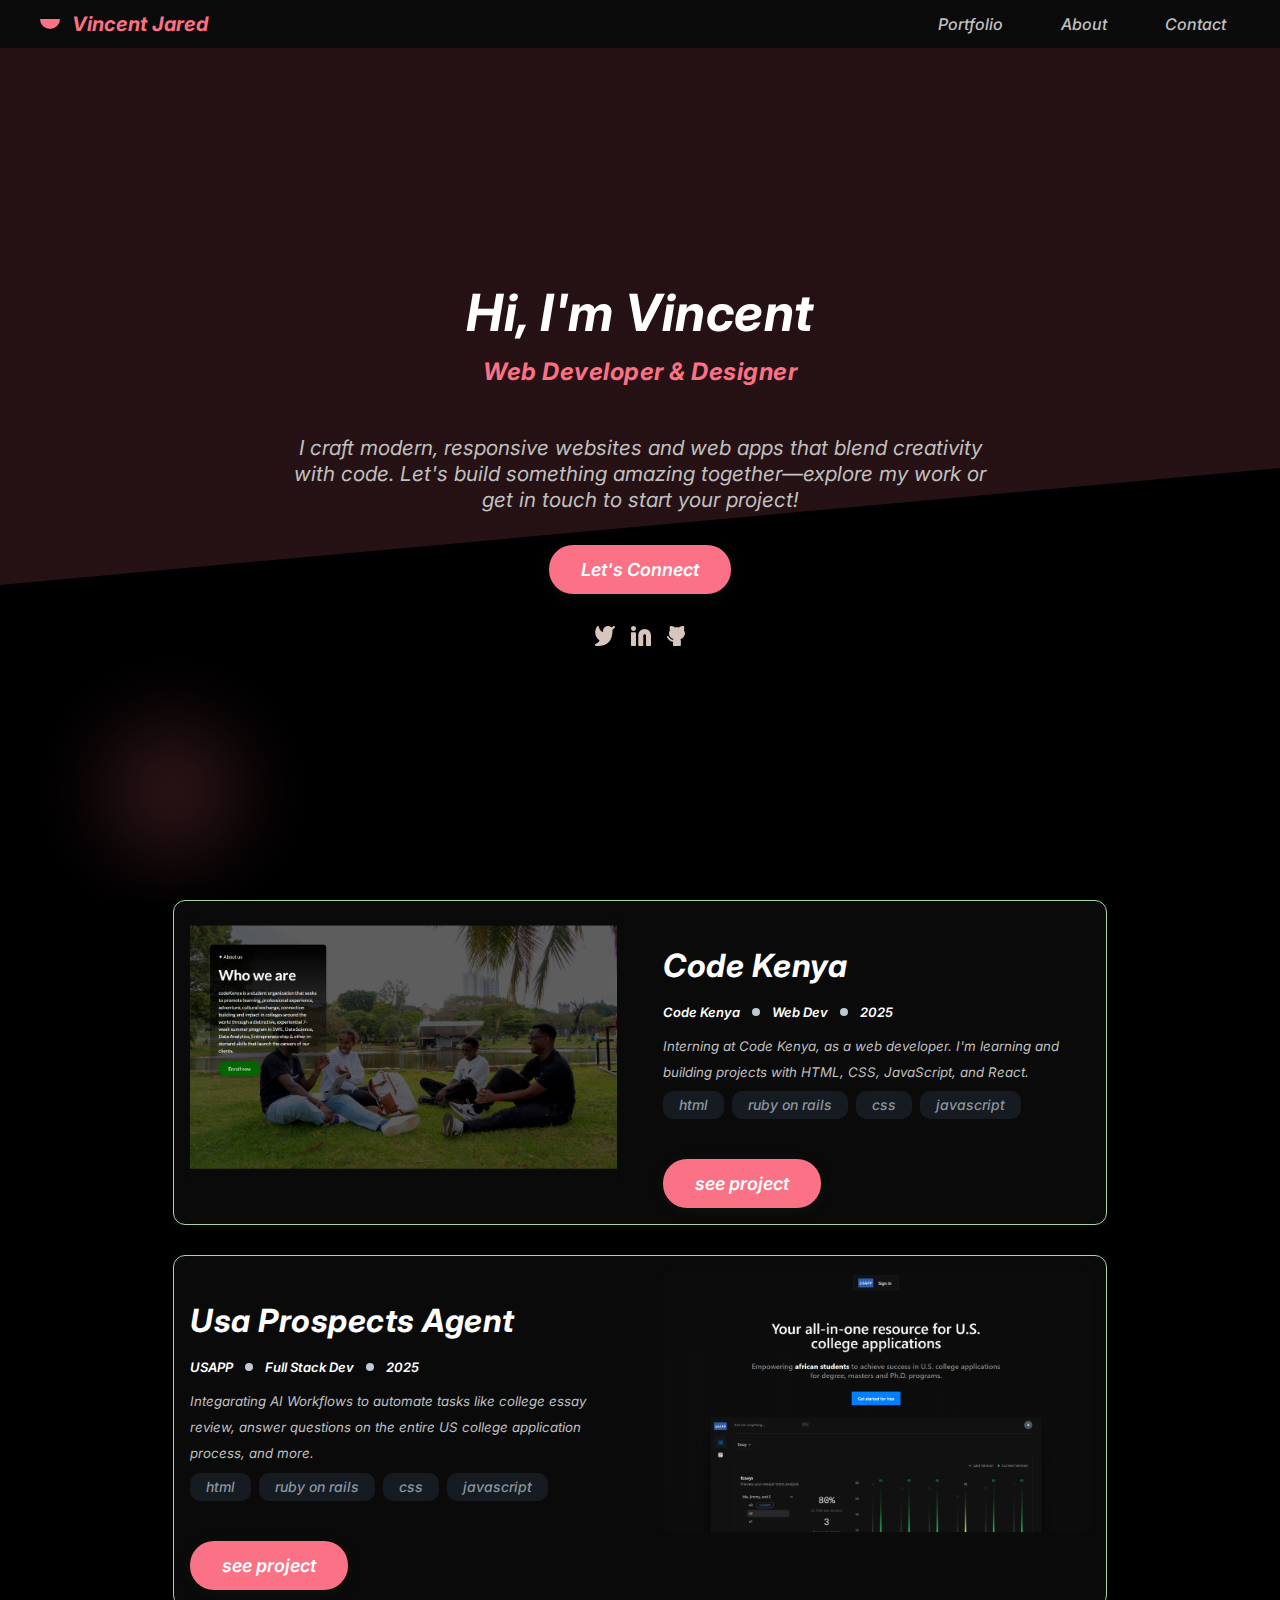
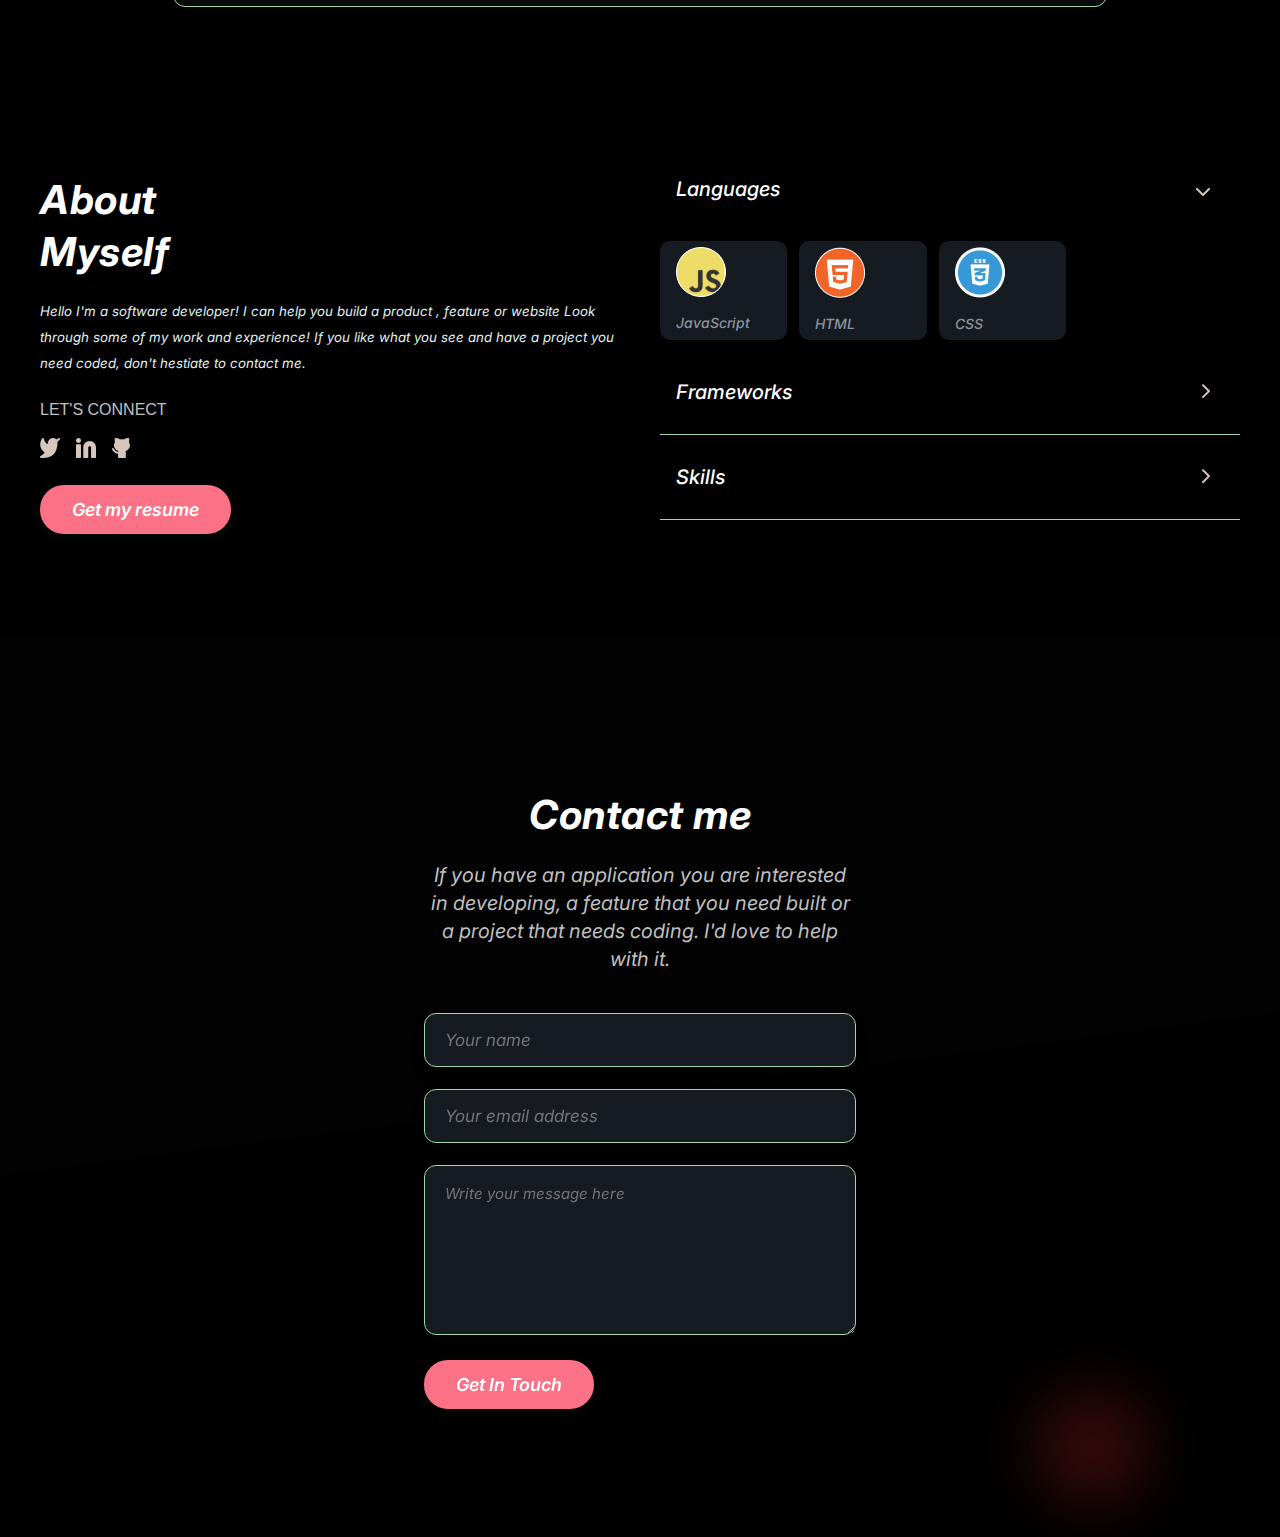
<file: index.html>
<!DOCTYPE html>
<html lang="en">
<head>
  <meta charset="UTF-8">
  <meta http-equiv="X-UA-Compatible" content="IE=edge">
  <meta name="viewport" content="width=device-width, initial-scale=1.0">
  <link rel="stylesheet" href="styles.css">
  <title>Vincent's Portfolio</title>
</head>
<body>
<section id="menu-wrapper" class="display-none">
  <div class="menu-layer container">
    <button>
      <svg id="menu-close" width="14" height="14" viewBox="0 0 14 14" fill="none" xmlns="http://www.w3.org/2000/svg">
        <path fill-rule="evenodd" clip-rule="evenodd"
          d="M0.292893 0.292893C0.683417 -0.0976311 1.31658 -0.0976311 1.70711 0.292893L7 5.58579L12.2929 0.292893C12.6834 -0.0976311 13.3166 -0.0976311 13.7071 0.292893C14.0976 0.683417 14.0976 1.31658 13.7071 1.70711L8.41421 7L13.7071 12.2929C14.0976 12.6834 14.0976 13.3166 13.7071 13.7071C13.3166 14.0976 12.6834 14.0976 12.2929 13.7071L7 8.41421L1.70711 13.7071C1.31658 14.0976 0.683417 14.0976 0.292893 13.7071C-0.0976311 13.3166 -0.0976311 12.6834 0.292893 12.2929L5.58579 7L0.292893 1.70711C-0.0976311 1.31658 -0.0976311 0.683417 0.292893 0.292893Z"
          fill="white" />
      </svg>
    </button>
    <ul>
      <li class="menu-link"><a href="#projects-section">Portfolio</a></li>
      <li class="menu-link"><a href="#about-section">About</a></li>
      <li class="menu-link"><a href="#contact-section">Contact</a></li>
    </ul>
  </div>
</section>
<main>
  <header class="header-container position-fixed">
    <div class="logo">
      <span></span>
      <a href="">Vincent Jared</a>
    </div>
    
    <nav class="nav-wrapper">
      <ul>
        <li class="nav-link"><a href="#projects-section">Portfolio</a></li>
        <li class="nav-link"><a href="#about-section">About</a></li>
        <li class="nav-link"><a href="#contact-section">Contact</a></li>
        <li class="menu">
          <svg id="hamburger-menu" width="18" height="12" viewBox="0 0 18 12" fill="none" xmlns="http://www.w3.org/2000/svg">
            <path fill-rule="evenodd" clip-rule="evenodd"
              d="M0 1C0 0.447715 0.447715 0 1 0H17C17.5523 0 18 0.447715 18 1C18 1.55228 17.5523 2 17 2H1C0.447715 2 0 1.55228 0 1ZM0 6C0 5.44772 0.447715 5 1 5L17 5C17.5523 5 18 5.44772 18 6C18 6.55229 17.5523 7 17 7L1 7C0.447715 7 0 6.55228 0 6ZM1 10C0.447715 10 0 10.4477 0 11C0 11.5523 0.447715 12 1 12H17C17.5523 12 18 11.5523 18 11C18 10.4477 17.5523 10 17 10H1Z"
              fill="#d7c6bc" />
          </svg>
        </li>
      </ul>
    </nav>
  </header> 
<section id="hero-section" class="hero-wrapper">
  <div class="hero-wrapper-bg"></div>
  <div class="hero-container">
    <h1 class="intro-text">Hi, I'm Vincent<br><span class="highlight">Web Developer & Designer</span></h1>
    <p class="hero-desc">I craft modern, responsive websites and web apps that blend creativity with code. Let's build something amazing together—explore my work or get in touch to start your project!</p>
    <button type="button" class="hero-cta">Let's Connect</button>
    <ul class="social">
      <li>
        <a href="">
          <svg width="20" height="20" viewBox="0 0 20 20" fill="none" xmlns="http://www.w3.org/2000/svg">
            <path
              d="M19.7587 0.394423C19.4253 -0.00424693 18.8587 -0.103914 18.4253 0.195088L16.492 1.52399C15.592 0.560536 14.3253 0.0289756 12.9587 0.0289756C10.2587 0.0289756 8.02532 2.22166 8.02532 4.94591C8.02532 5.34458 8.05865 5.71002 8.15865 6.07547C5.82532 5.57713 4.42532 3.88279 3.89198 0.826316C3.82532 0.427646 3.52532 0.128643 3.12532 0.0289756C2.75865 -0.070692 2.35865 0.0954206 2.12532 0.394423C2.05865 0.460868 -3.44135 8.10205 4.52532 14.5804C3.75865 16.2083 1.45865 17.6037 0.558651 18.0688C0.125318 18.2681 -0.0746825 18.7332 0.0253175 19.1984C0.125318 19.6635 0.525318 19.9625 0.991984 19.9625H2.72532C12.8587 19.9625 17.4587 14.9459 17.5587 3.71667L19.6587 1.72332C20.0587 1.3911 20.092 0.793093 19.7587 0.394423Z"
              fill="#d7c6bc" />
          </svg>
        </a>
      </li>
      <li>
        <a href="">
          <svg width="20" height="20" viewBox="0 0 20 20" fill="none" xmlns="http://www.w3.org/2000/svg">
            <path
              d="M13.6448 3.03455C10.1561 3.03455 7.28906 5.86213 7.28906 9.37937V19.3104C7.28906 19.6897 7.59994 20.0001 7.97991 20.0001H11.5723C11.9523 20.0001 12.2632 19.6897 12.2632 19.3104V9.65524C12.2632 8.89661 12.8849 8.27592 13.6448 8.27592C14.4048 8.27592 15.0265 8.89661 15.0265 9.65524V19.3104C15.0265 19.6897 15.3374 20.0001 15.7174 20.0001H19.3098C19.6898 20.0001 20.0006 19.6897 20.0006 19.3104V9.37937C20.0006 5.89662 17.1682 3.03455 13.6448 3.03455Z"
              fill="#d7c6bc" />
            <path
              d="M2.48705 0C1.10535 0 0 1.10345 0 2.48276C0 3.86207 1.10535 4.96552 2.48705 4.96552C3.86874 4.96552 4.97409 3.86207 4.97409 2.48276C4.97409 1.10345 3.86874 0 2.48705 0Z"
              fill="#d7c6bc" />
            <path
              d="M4.28325 6.27588H0.690846C0.310881 6.27588 0 6.58622 0 6.96553V19.3104C0 19.6897 0.310881 20 0.690846 20H4.28325C4.66321 20 4.97409 19.6897 4.97409 19.3104V6.96553C4.97409 6.58622 4.66321 6.27588 4.28325 6.27588Z"
              fill="#d7c6bc" />
          </svg>
        </a>
      </li>
      <li>
        <a href="">
          <svg width="18" height="20" viewBox="0 0 18 20" fill="none" xmlns="http://www.w3.org/2000/svg">
            <path
              d="M17.9852 7.46114C17.9852 6.32124 17.6192 5.25043 16.9205 4.31779C17.1867 3.41969 17.2532 2.27979 17.1867 0.967185C17.1534 0.414508 16.7209 0 16.1885 0C15.8891 0 13.3604 0.0345423 11.8965 1.38169C10.6321 1.1399 9.30128 1.1399 8.00368 1.38169C6.573 0.0345423 4.04435 0 3.71163 0C3.17928 0 2.74675 0.414508 2.71348 0.967185C2.61366 2.27979 2.71348 3.41969 2.97965 4.31779C2.28095 5.28497 1.91496 6.35579 1.91496 7.46114C1.91496 9.8791 3.71163 12.0553 6.43991 13.0915C6.3401 13.2988 6.27355 13.5406 6.20701 13.7824C3.31237 13.4715 1.94823 10.7427 1.88169 10.639C1.64878 10.1209 1.04989 9.91364 0.550818 10.19C0.0517425 10.4318 -0.147888 11.0535 0.118286 11.5717C0.184829 11.7444 2.01477 15.4404 6.04065 15.8549V18.9637C6.04065 19.5509 6.47319 20 7.0388 20H12.8614C13.427 20 13.8595 19.5509 13.8595 18.9637V14.8532C13.8595 14.2314 13.7264 13.6442 13.4935 13.1261C16.1885 12.0553 17.9852 9.91364 17.9852 7.46114Z"
              fill="#d7c6bc" />
          </svg>
        </a>
      </li>
    </ul>
  </div>
</section>
<section id="projects-section" class="projects-wrapper section-margin-t">
</section>
 <section id="about-section" class="about-wrapper section-margin-t">
  <div class="about-container container">
    <div class="about-info">
      <h1 class="intro-text">About<br>
        Myself</h1>
      <p>Hello I'm a software developer! I can help you build a product , feature or website Look through some of my work and
        experience! If you like what you see and have a project you need coded, don't hestiate to contact me.</p>
      <button type="button" class="call-to-action">let's connect</button>
      <ul class="social">
        <li>
          <a href="">
            <svg width="20" height="20" viewBox="0 0 20 20" fill="none" xmlns="http://www.w3.org/2000/svg">
              <path
                d="M19.7587 0.394423C19.4253 -0.00424693 18.8587 -0.103914 18.4253 0.195088L16.492 1.52399C15.592 0.560536 14.3253 0.0289756 12.9587 0.0289756C10.2587 0.0289756 8.02532 2.22166 8.02532 4.94591C8.02532 5.34458 8.05865 5.71002 8.15865 6.07547C5.82532 5.57713 4.42532 3.88279 3.89198 0.826316C3.82532 0.427646 3.52532 0.128643 3.12532 0.0289756C2.75865 -0.070692 2.35865 0.0954206 2.12532 0.394423C2.05865 0.460868 -3.44135 8.10205 4.52532 14.5804C3.75865 16.2083 1.45865 17.6037 0.558651 18.0688C0.125318 18.2681 -0.0746825 18.7332 0.0253175 19.1984C0.125318 19.6635 0.525318 19.9625 0.991984 19.9625H2.72532C12.8587 19.9625 17.4587 14.9459 17.5587 3.71667L19.6587 1.72332C20.0587 1.3911 20.092 0.793093 19.7587 0.394423Z"
                fill="#d7c6bc" />
            </svg>
          </a>
        </li>
        <li>
          <a href="">
            <svg width="20" height="20" viewBox="0 0 20 20" fill="none" xmlns="http://www.w3.org/2000/svg">
              <path
                d="M13.6448 3.03455C10.1561 3.03455 7.28906 5.86213 7.28906 9.37937V19.3104C7.28906 19.6897 7.59994 20.0001 7.97991 20.0001H11.5723C11.9523 20.0001 12.2632 19.6897 12.2632 19.3104V9.65524C12.2632 8.89661 12.8849 8.27592 13.6448 8.27592C14.4048 8.27592 15.0265 8.89661 15.0265 9.65524V19.3104C15.0265 19.6897 15.3374 20.0001 15.7174 20.0001H19.3098C19.6898 20.0001 20.0006 19.6897 20.0006 19.3104V9.37937C20.0006 5.89662 17.1682 3.03455 13.6448 3.03455Z"
                fill="#d7c6bc" />
              <path
                d="M2.48705 0C1.10535 0 0 1.10345 0 2.48276C0 3.86207 1.10535 4.96552 2.48705 4.96552C3.86874 4.96552 4.97409 3.86207 4.97409 2.48276C4.97409 1.10345 3.86874 0 2.48705 0Z"
                fill="#d7c6bc" />
              <path
                d="M4.28325 6.27588H0.690846C0.310881 6.27588 0 6.58622 0 6.96553V19.3104C0 19.6897 0.310881 20 0.690846 20H4.28325C4.66321 20 4.97409 19.6897 4.97409 19.3104V6.96553C4.97409 6.58622 4.66321 6.27588 4.28325 6.27588Z"
                fill="#d7c6bc" />
            </svg>
          </a>
        </li>
        <li>
          <a href="">
            <svg width="18" height="20" viewBox="0 0 18 20" fill="none" xmlns="http://www.w3.org/2000/svg">
              <path
                d="M17.9852 7.46114C17.9852 6.32124 17.6192 5.25043 16.9205 4.31779C17.1867 3.41969 17.2532 2.27979 17.1867 0.967185C17.1534 0.414508 16.7209 0 16.1885 0C15.8891 0 13.3604 0.0345423 11.8965 1.38169C10.6321 1.1399 9.30128 1.1399 8.00368 1.38169C6.573 0.0345423 4.04435 0 3.71163 0C3.17928 0 2.74675 0.414508 2.71348 0.967185C2.61366 2.27979 2.71348 3.41969 2.97965 4.31779C2.28095 5.28497 1.91496 6.35579 1.91496 7.46114C1.91496 9.8791 3.71163 12.0553 6.43991 13.0915C6.3401 13.2988 6.27355 13.5406 6.20701 13.7824C3.31237 13.4715 1.94823 10.7427 1.88169 10.639C1.64878 10.1209 1.04989 9.91364 0.550818 10.19C0.0517425 10.4318 -0.147888 11.0535 0.118286 11.5717C0.184829 11.7444 2.01477 15.4404 6.04065 15.8549V18.9637C6.04065 19.5509 6.47319 20 7.0388 20H12.8614C13.427 20 13.8595 19.5509 13.8595 18.9637V14.8532C13.8595 14.2314 13.7264 13.6442 13.4935 13.1261C16.1885 12.0553 17.9852 9.91364 17.9852 7.46114Z"
                fill="#d7c6bc" />
            </svg>
          </a>
        </li>
      </ul>
      <button type="button" class="btn">
        Get my resume
      </button>
    </div>
    <div class="about-technologies">
      <ul class="tools-title">
        <li class="title">languages</li>
        <li>
          <svg width="14" height="8" viewBox="0 0 14 8" fill="none" xmlns="http://www.w3.org/2000/svg">
            <path fill-rule="evenodd" clip-rule="evenodd"
              d="M0.292893 0.292893C0.683417 -0.0976311 1.31658 -0.0976311 1.70711 0.292893L7 5.58579L12.2929 0.292893C12.6834 -0.0976311 13.3166 -0.0976311 13.7071 0.292893C14.0976 0.683417 14.0976 1.31658 13.7071 1.70711L7.70711 7.70711C7.31658 8.09763 6.68342 8.09763 6.29289 7.70711L0.292893 1.70711C-0.0976311 1.31658 -0.0976311 0.683417 0.292893 0.292893Z"
              fill="#d7c6bc" />
          </svg>
        </li>
      </ul>
      <ul class="lang-list">
        <li>
          <img src="assets/img/lang/js.png" alt="JavaScript">
          JavaScript
        </li>
        <li>
          <img src="assets/img/lang/html.png" alt="HTML">
          HTML
        </li>
        <li>
          <img src="assets/img/lang/css3.png" alt="CSS3">
          CSS
        </li>
      </ul>
      
      <ul class="tools-title b-bottom">
        <li class="title">Frameworks</li>
        <li>
          <svg width="8" height="15" viewBox="0 0 8 15" fill="none" xmlns="http://www.w3.org/2000/svg">
            <path fill-rule="evenodd" clip-rule="evenodd"
              d="M0.292893 0.439622C0.683417 0.0490974 1.31658 0.0490974 1.70711 0.439622L7.70711 6.43962C8.09763 6.83015 8.09763 7.46331 7.70711 7.85384L1.70711 13.8538C1.31658 14.2444 0.683417 14.2444 0.292893 13.8538C-0.0976311 13.4633 -0.0976311 12.8301 0.292893 12.4396L5.58579 7.14673L0.292893 1.85384C-0.0976311 1.46331 -0.0976311 0.830146 0.292893 0.439622Z"
              fill="#d7c6bc" />
          </svg>
        </li>
      </ul>
      
      <ul class="tools-title b-bottom">
        <li class="title">Skills</li>
        <li>
          <svg width="8" height="15" viewBox="0 0 8 15" fill="none" xmlns="http://www.w3.org/2000/svg">
            <path fill-rule="evenodd" clip-rule="evenodd"
              d="M0.292893 0.439622C0.683417 0.0490974 1.31658 0.0490974 1.70711 0.439622L7.70711 6.43962C8.09763 6.83015 8.09763 7.46331 7.70711 7.85384L1.70711 13.8538C1.31658 14.2444 0.683417 14.2444 0.292893 13.8538C-0.0976311 13.4633 -0.0976311 12.8301 0.292893 12.4396L5.58579 7.14673L0.292893 1.85384C-0.0976311 1.46331 -0.0976311 0.830146 0.292893 0.439622Z"
              fill="#d7c6bc" />
          </svg>
        </li>
      </ul>
    </div>
  </div>
</section>
<footer id="contact-section" class="contact-wrapper">
    <div class="contact-container">
      <h1 class="intro-text">Contact me</h1>
      <p>
        If you have an application you are interested in developing,
        a feature that you need built or a project that needs
        coding. I'd love to help with it.
      </p>
    <form id="form" action="https://formspree.io/f/xzzgqobe" method="post">
      <input name="name" id="text" type="text" placeholder="Your name" maxlength="30" required>
      <input name="email" id="email" type="email" placeholder="Your email address" required>
      <textarea name="message" id="message" placeholder="Write your message here" maxlength="500" required></textarea>
      <div class="button-wrapper">
        <button type="submit" value="Submit" class="btn">Get In Touch</button>
      </div>
    </form>
    </div>
  </footer>
</main>
<script src="menu.js"></script>
<script src="projects.js"></script>
</body>
</html>
</file>
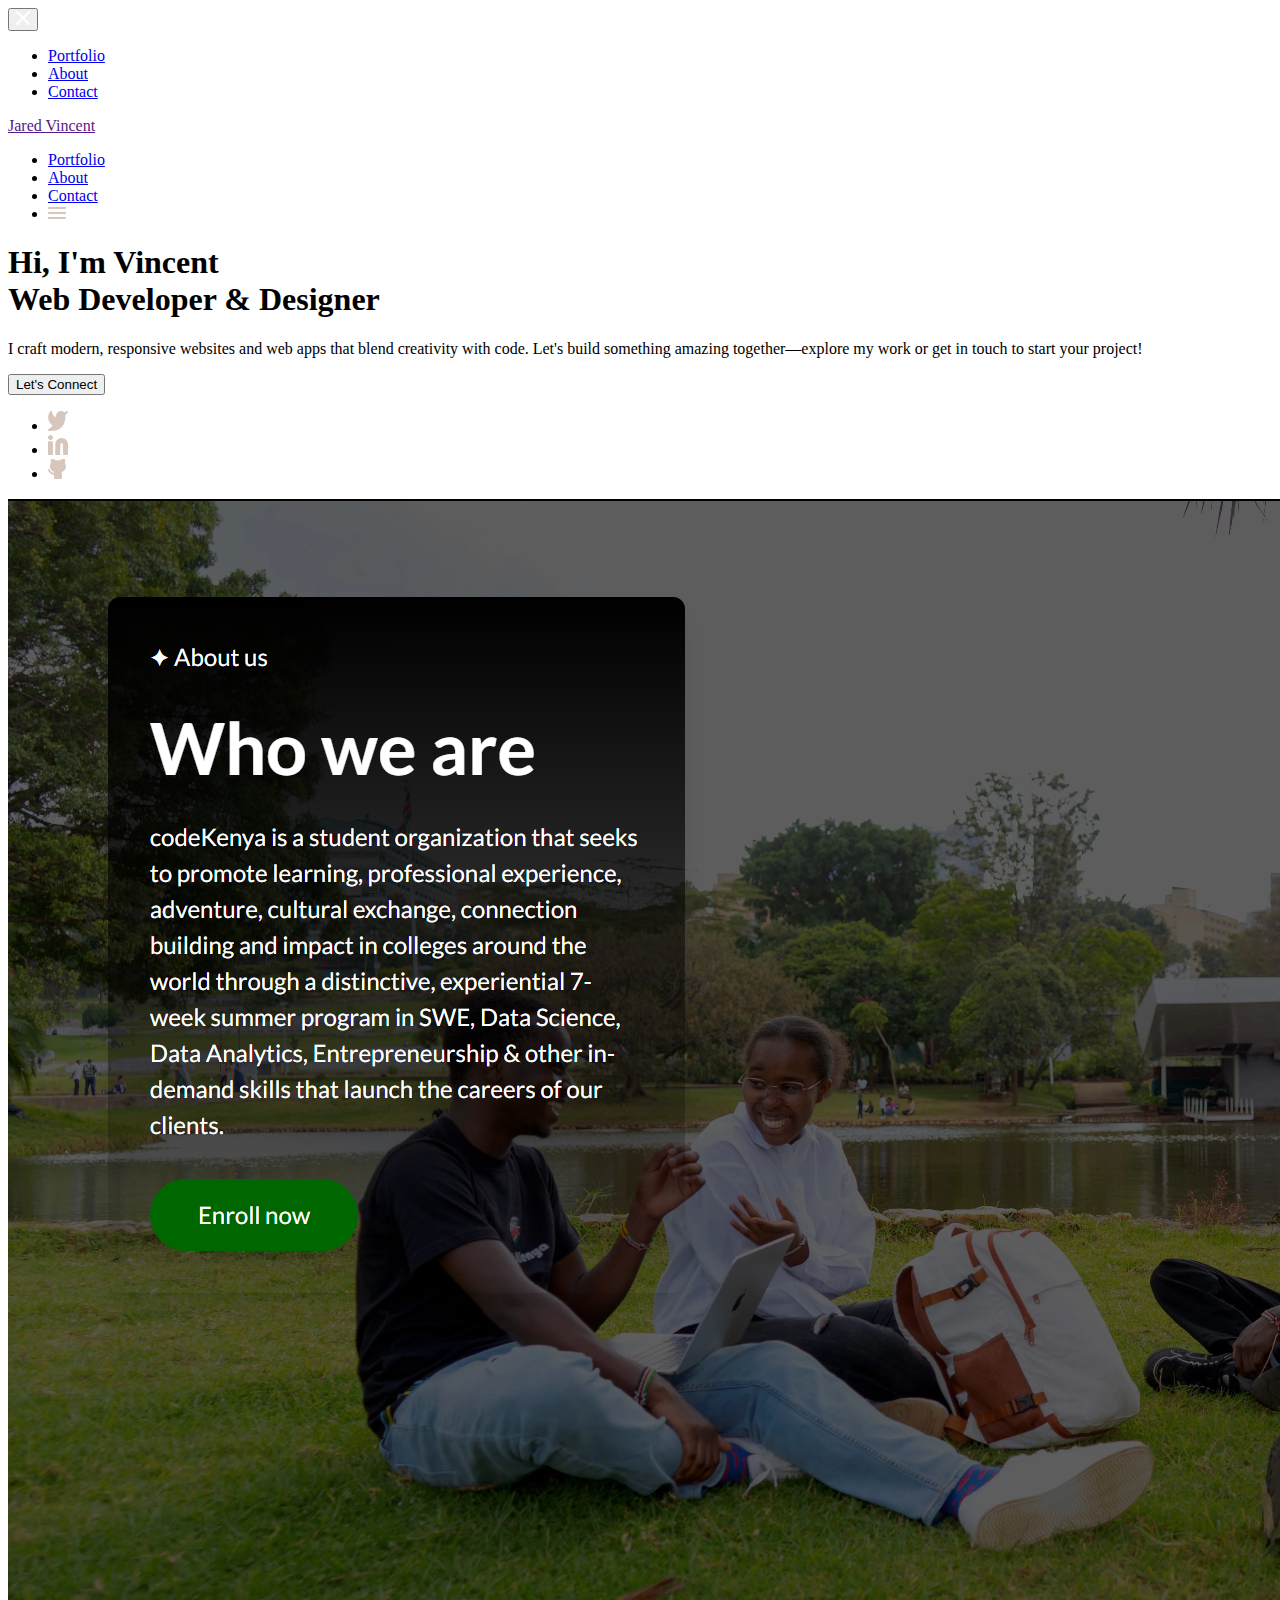
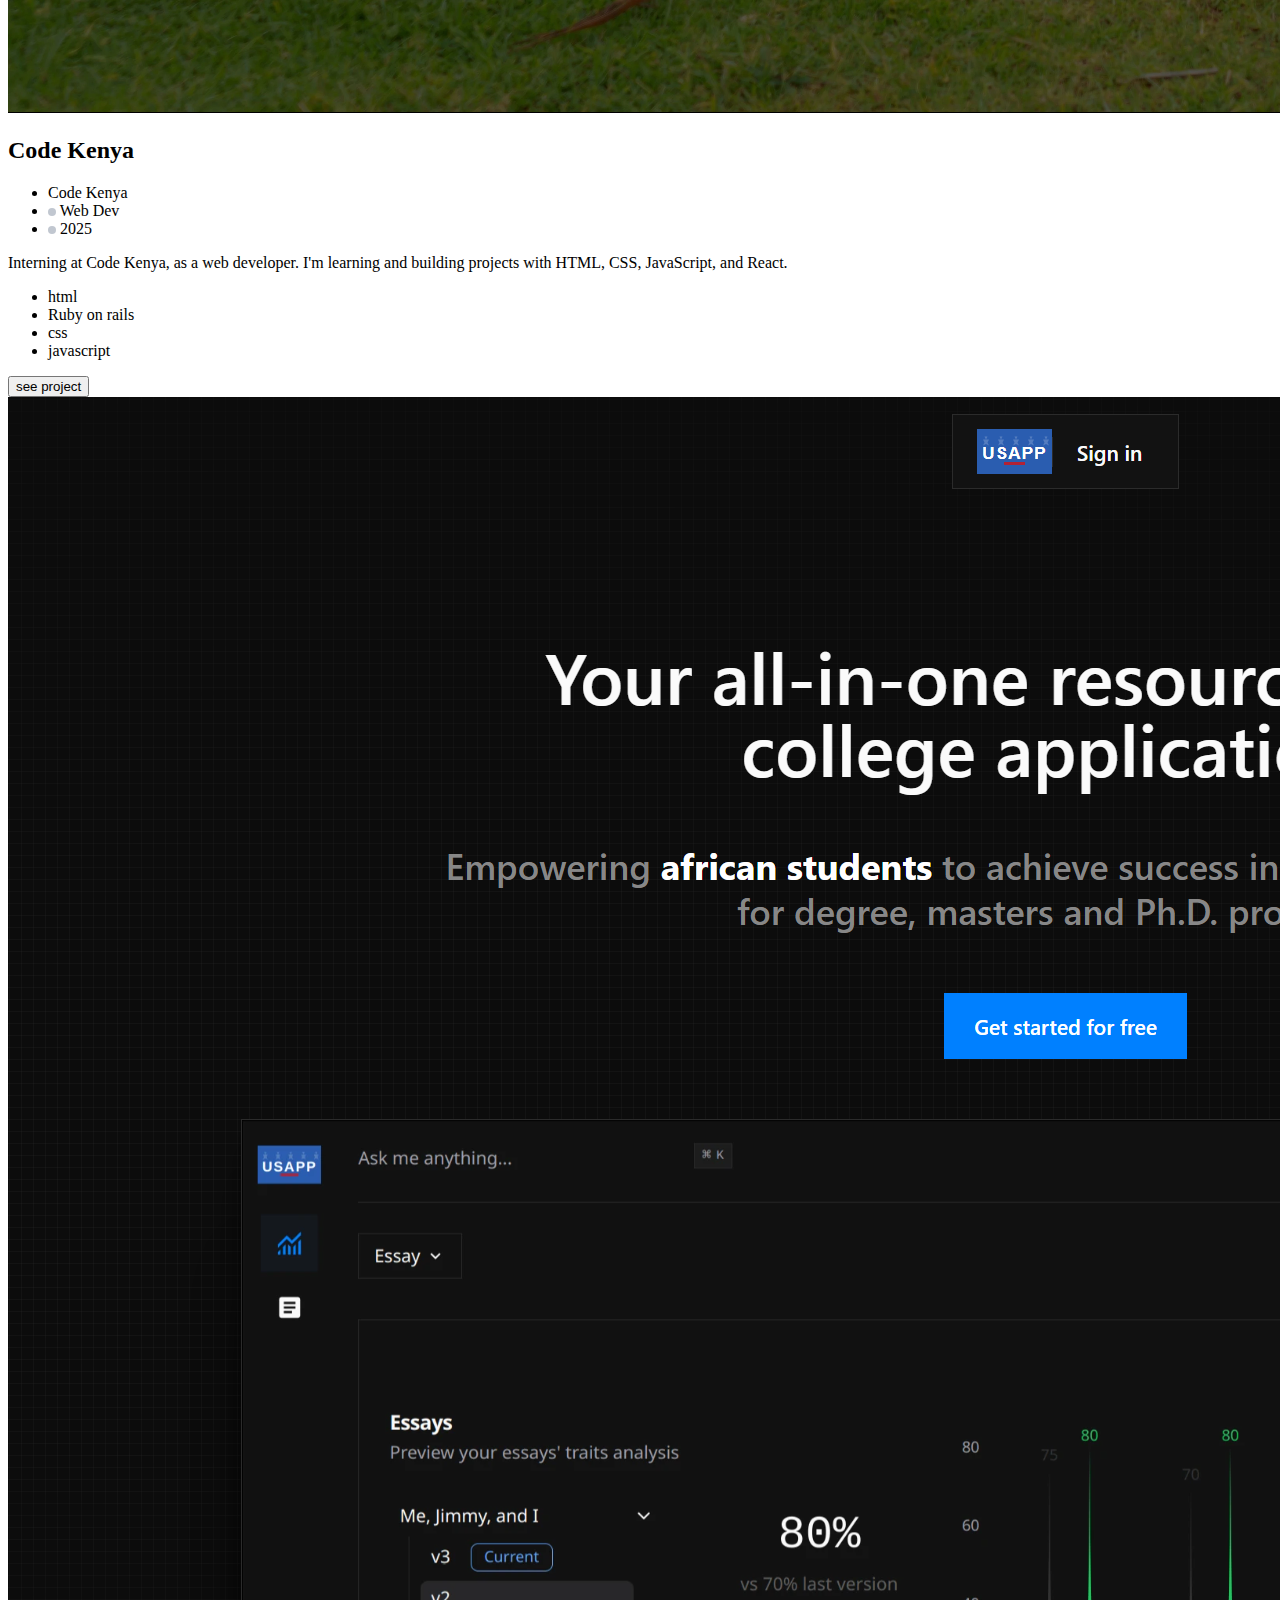
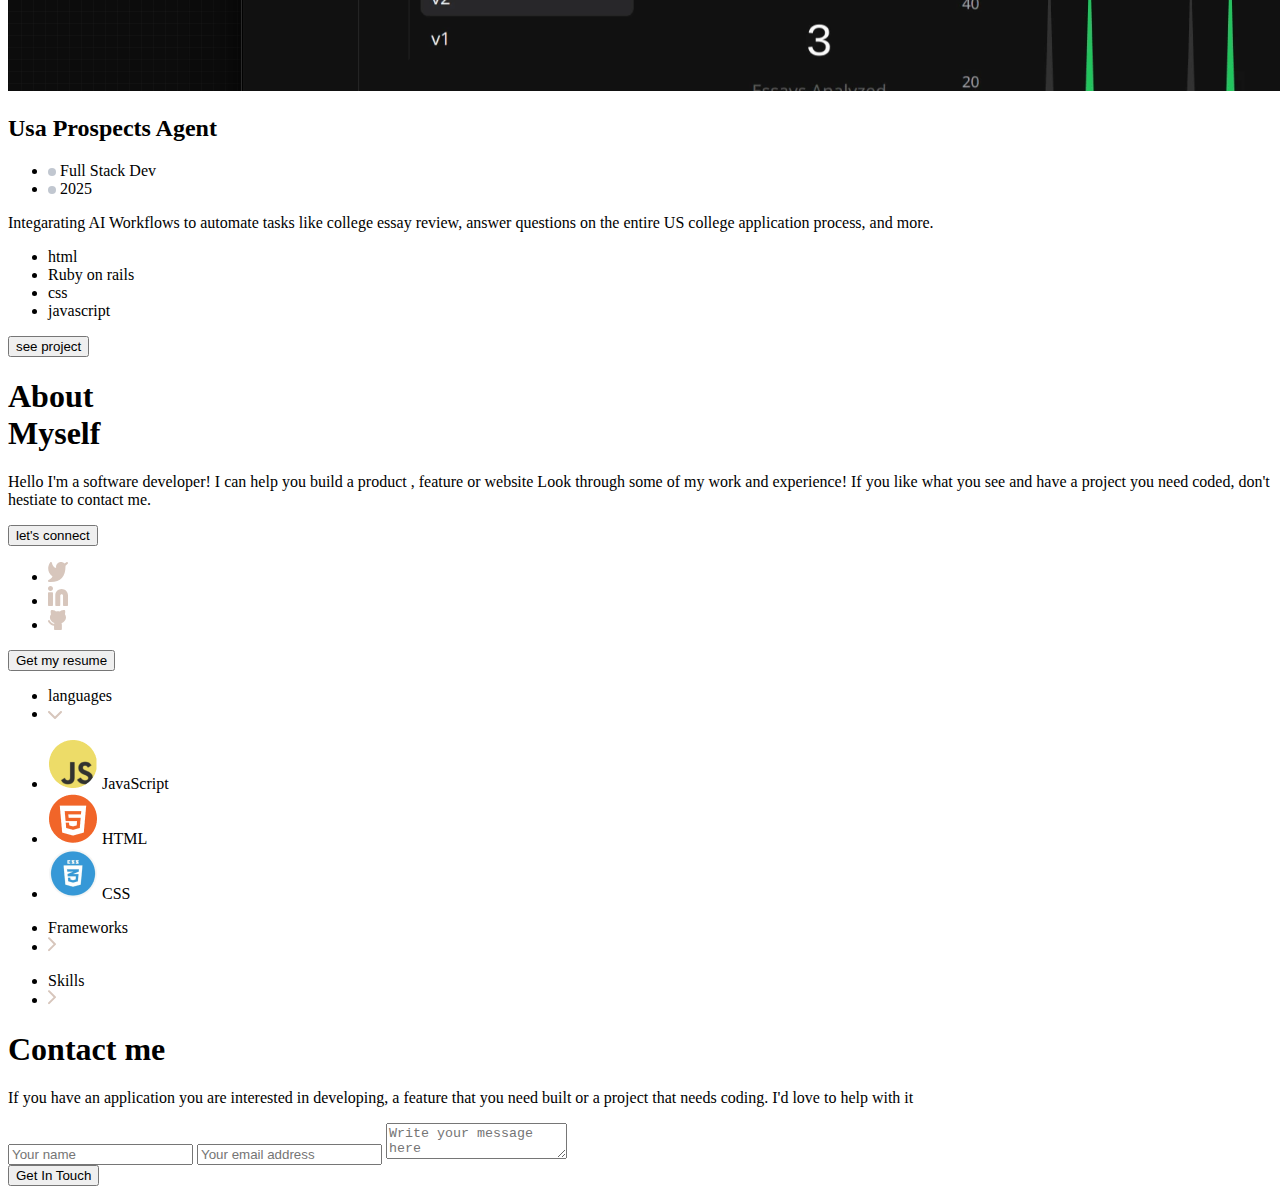
<file: index-nostyle-nojs.html>
<!DOCTYPE html>
<html lang="en">
<head>
  <meta charset="UTF-8">
  <meta http-equiv="X-UA-Compatible" content="IE=edge">
  <meta name="viewport" content="width=device-width, initial-scale=1.0">
  <title>Vincent's website</title>
</head>
<body>
<section id="menu-wrapper">
  <div>
    <button>
      <svg id="menu-close" width="14" height="14" viewBox="0 0 14 14" fill="none" xmlns="http://www.w3.org/2000/svg">
        <path fill-rule="evenodd" clip-rule="evenodd"
          d="M0.292893 0.292893C0.683417 -0.0976311 1.31658 -0.0976311 1.70711 0.292893L7 5.58579L12.2929 0.292893C12.6834 -0.0976311 13.3166 -0.0976311 13.7071 0.292893C14.0976 0.683417 14.0976 1.31658 13.7071 1.70711L8.41421 7L13.7071 12.2929C14.0976 12.6834 14.0976 13.3166 13.7071 13.7071C13.3166 14.0976 12.6834 14.0976 12.2929 13.7071L7 8.41421L1.70711 13.7071C1.31658 14.0976 0.683417 14.0976 0.292893 13.7071C-0.0976311 13.3166 -0.0976311 12.6834 0.292893 12.2929L5.58579 7L0.292893 1.70711C-0.0976311 1.31658 -0.0976311 0.683417 0.292893 0.292893Z"
          fill="white" />
      </svg>
    </button>
    <ul>
      <li><a href="#projects-section">Portfolio</a></li>
      <li><a href="#about-section">About</a></li>
      <li><a href="#contact-section">Contact</a></li>
    </ul>
  </div>
</section>
<main>
  <header>
    <div>
      <span></span>
      <a href="">Jared Vincent</a>
    </div>
    
    <nav>
      <ul>
        <li><a href="#projects-section">Portfolio</a></li>
        <li><a href="#about-section">About</a></li>
        <li><a href="#contact-section">Contact</a></li>
        <li>
          <svg id="hamburger-menu" width="18" height="12" viewBox="0 0 18 12" fill="none" xmlns="http://www.w3.org/2000/svg">
            <path fill-rule="evenodd" clip-rule="evenodd"
              d="M0 1C0 0.447715 0.447715 0 1 0H17C17.5523 0 18 0.447715 18 1C18 1.55228 17.5523 2 17 2H1C0.447715 2 0 1.55228 0 1ZM0 6C0 5.44772 0.447715 5 1 5L17 5C17.5523 5 18 5.44772 18 6C18 6.55229 17.5523 7 17 7L1 7C0.447715 7 0 6.55228 0 6ZM1 10C0.447715 10 0 10.4477 0 11C0 11.5523 0.447715 12 1 12H17C17.5523 12 18 11.5523 18 11C18 10.4477 17.5523 10 17 10H1Z"
              fill="#d7c6bc" />
          </svg>
        </li>
      </ul>
    </nav>
  </header>
<section id="hero-section">
  <div></div>
  <div></div>
  <div>
    <h1>Hi, I'm Vincent<br><span>Web Developer & Designer</span></h1>
    <p>I craft modern, responsive websites and web apps that blend creativity with code. Let's build something amazing together—explore my work or get in touch to start your project!</p>
    <button type="button">Let's Connect</button>
    <ul>
      <li>
        <a href="">
          <svg width="20" height="20" viewBox="0 0 20 20" fill="none" xmlns="http://www.w3.org/2000/svg">
              <path
              d="M19.7587 0.394423C19.4253 -0.00424693 18.8587 -0.103914 18.4253 0.195088L16.492 1.52399C15.592 0.560536 14.3253 0.0289756 12.9587 0.0289756C10.2587 0.0289756 8.02532 2.22166 8.02532 4.94591C8.02532 5.34458 8.05865 5.71002 8.15865 6.07547C5.82532 5.57713 4.42532 3.88279 3.89198 0.826316C3.82532 0.427646 3.52532 0.128643 3.12532 0.0289756C2.75865 -0.070692 2.35865 0.0954206 2.12532 0.394423C2.05865 0.460868 -3.44135 8.10205 4.52532 14.5804C3.75865 16.2083 1.45865 17.6037 0.558651 18.0688C0.125318 18.2681 -0.0746825 18.7332 0.0253175 19.1984C0.125318 19.6635 0.525318 19.9625 0.991984 19.9625H2.72532C12.8587 19.9625 17.4587 14.9459 17.5587 3.71667L19.6587 1.72332C20.0587 1.3911 20.092 0.793093 19.7587 0.394423Z"
              fill="#d7c6bc" />
          </svg>
        </a>
      </li>
      <li>
          <a href="">
          <svg width="20" height="20" viewBox="0 0 20 20" fill="none" xmlns="http://www.w3.org/2000/svg">
              <path
              d="M13.6448 3.03455C10.1561 3.03455 7.28906 5.86213 7.28906 9.37937V19.3104C7.28906 19.6897 7.59994 20.0001 7.97991 20.0001H11.5723C11.9523 20.0001 12.2632 19.6897 12.2632 19.3104V9.65524C12.2632 8.89661 12.8849 8.27592 13.6448 8.27592C14.4048 8.27592 15.0265 8.89661 15.0265 9.65524V19.3104C15.0265 19.6897 15.3374 20.0001 15.7174 20.0001H19.3098C19.6898 20.0001 20.0006 19.6897 20.0006 19.3104V9.37937C20.0006 5.89662 17.1682 3.03455 13.6448 3.03455Z"
              fill="#d7c6bc" />
              <path
              d="M2.48705 0C1.10535 0 0 1.10345 0 2.48276C0 3.86207 1.10535 4.96552 2.48705 4.96552C3.86874 4.96552 4.97409 3.86207 4.97409 2.48276C4.97409 1.10345 3.86874 0 2.48705 0Z"
              fill="#d7c6bc" />
              <path
              d="M4.28325 6.27588H0.690846C0.310881 6.27588 0 6.58622 0 6.96553V19.3104C0 19.6897 0.310881 20 0.690846 20H4.28325C4.66321 20 4.97409 19.6897 4.97409 19.3104V6.96553C4.97409 6.58622 4.66321 6.27588 4.28325 6.27588Z"
              fill="#d7c6bc" />
          </svg>
          </a>
      </li>
      <li>
          <a href="">
          <svg width="18" height="20" viewBox="0 0 18 20" fill="none" xmlns="http://www.w3.org/2000/svg">
              <path
              d="M17.9852 7.46114C17.9852 6.32124 17.6192 5.25043 16.9205 4.31779C17.1867 3.41969 17.2532 2.27979 17.1867 0.967185C17.1534 0.414508 16.7209 0 16.1885 0C15.8891 0 13.3604 0.0345423 11.8965 1.38169C10.6321 1.1399 9.30128 1.1399 8.00368 1.38169C6.573 0.0345423 4.04435 0 3.71163 0C3.17928 0 2.74675 0.414508 2.71348 0.967185C2.61366 2.27979 2.71348 3.41969 2.97965 4.31779C2.28095 5.28497 1.91496 6.35579 1.91496 7.46114C1.91496 9.8791 3.71163 12.0553 6.43991 13.0915C6.3401 13.2988 6.27355 13.5406 6.20701 13.7824C3.31237 13.4715 1.94823 10.7427 1.88169 10.639C1.64878 10.1209 1.04989 9.91364 0.550818 10.19C0.0517425 10.4318 -0.147888 11.0535 0.118286 11.5717C0.184829 11.7444 2.01477 15.4404 6.04065 15.8549V18.9637C6.04065 19.5509 6.47319 20 7.0388 20H12.8614C13.427 20 13.8595 19.5509 13.8595 18.9637V14.8532C13.8595 14.2314 13.7264 13.6442 13.4935 13.1261C16.1885 12.0553 17.9852 9.91364 17.9852 7.46114Z"
              fill="#d7c6bc" />
          </svg>
          </a>
      </li>
    </ul>
  </div>
</section>
<section id="projects-section">
  <div>
    <a href="https://www.codekenya.org/about-us" target="_blank">
      <img src="assets/img/projects/codekenya.png" alt="Code Kenya" />
    </a>
  </div>
  <div>
    <h2>Code Kenya</h2>
    <ul>
      <li>Code Kenya</li>
      <li>
          <svg width="8" height="8" viewBox="0 0 8 8" fill="none" xmlns="http://www.w3.org/2000/svg">
            <circle cx="4" cy="4" r="4" fill="#C1C7D0" />
          </svg>
          Web Dev
        </li>
        <li>
          <svg width="8" height="8" viewBox="0 0 8 8" fill="none" xmlns="http://www.w3.org/2000/svg">
            <circle cx="4" cy="4" r="4" fill="#C1C7D0" />
          </svg>
          2025
        </li>
      </ul>
      <p>Interning at Code Kenya, as a web developer. I'm learning and building projects with HTML, CSS, JavaScript, and React.</p>
      <ul>
        <li>html</li>
        <li>Ruby on rails</li>
        <li>css</li>
        <li>javascript</li>
      </ul>
      <button type="button">see project</button>
    </div>
  </div>
  <div>
    <div>
      <a href="https://www.usaprospectsagent.com/" target="_blank">
        <img src="assets/img/projects/usapp.png" alt="Usa Prospects Agent" />
      </a>
    </div>
      <div>
      <h2>Usa Prospects Agent</h2>
      <ul>
        <li>
          <svg width="8" height="8" viewBox="0 0 8 8" fill="none" xmlns="http://www.w3.org/2000/svg">
            <circle cx="4" cy="4" r="4" fill="#C1C7D0" />
          </svg>
          Full Stack Dev
        </li>
        <li>
          <svg width="8" height="8" viewBox="0 0 8 8" fill="none" xmlns="http://www.w3.org/2000/svg">
            <circle cx="4" cy="4" r="4" fill="#C1C7D0" />
          </svg>
          2025
        </li>
      </ul>
      <p>Integarating AI Workflows to automate tasks like college essay review, answer questions on the entire US college application process, and more.</p>
      <ul>
        <li>html</li>
        <li>Ruby on rails</li>
        <li>css</li>
        <li>javascript</li>
      </ul>
      <button type="button">see project</button>
    </div>
  </div>
</section>
  <section id="about-section">
  <div>
    <div>
      <h1>About<br>
        Myself</h1>
      <p>Hello I'm a software developer! I can help you build a product , feature or website Look through some of my work and
        experience! If you like what you see and have a project you need coded, don't hestiate to contact me.</p>
      <button type="button">let's connect</button>
      <ul>
        <li>
          <a href="">
            <svg width="20" height="20" viewBox="0 0 20 20" fill="none" xmlns="http://www.w3.org/2000/svg">
              <path
                d="M19.7587 0.394423C19.4253 -0.00424693 18.8587 -0.103914 18.4253 0.195088L16.492 1.52399C15.592 0.560536 14.3253 0.0289756 12.9587 0.0289756C10.2587 0.0289756 8.02532 2.22166 8.02532 4.94591C8.02532 5.34458 8.05865 5.71002 8.15865 6.07547C5.82532 5.57713 4.42532 3.88279 3.89198 0.826316C3.82532 0.427646 3.52532 0.128643 3.12532 0.0289756C2.75865 -0.070692 2.35865 0.0954206 2.12532 0.394423C2.05865 0.460868 -3.44135 8.10205 4.52532 14.5804C3.75865 16.2083 1.45865 17.6037 0.558651 18.0688C0.125318 18.2681 -0.0746825 18.7332 0.0253175 19.1984C0.125318 19.6635 0.525318 19.9625 0.991984 19.9625H2.72532C12.8587 19.9625 17.4587 14.9459 17.5587 3.71667L19.6587 1.72332C20.0587 1.3911 20.092 0.793093 19.7587 0.394423Z"
                fill="#d7c6bc" />
            </svg>
          </a>
        </li>
        <li>
          <a href="">
            <svg width="20" height="20" viewBox="0 0 20 20" fill="none" xmlns="http://www.w3.org/2000/svg">
              <path
                d="M13.6448 3.03455C10.1561 3.03455 7.28906 5.86213 7.28906 9.37937V19.3104C7.28906 19.6897 7.59994 20.0001 7.97991 20.0001H11.5723C11.9523 20.0001 12.2632 19.6897 12.2632 19.3104V9.65524C12.2632 8.89661 12.8849 8.27592 13.6448 8.27592C14.4048 8.27592 15.0265 8.89661 15.0265 9.65524V19.3104C15.0265 19.6897 15.3374 20.0001 15.7174 20.0001H19.3098C19.6898 20.0001 20.0006 19.6897 20.0006 19.3104V9.37937C20.0006 5.89662 17.1682 3.03455 13.6448 3.03455Z"
                fill="#d7c6bc" />
              <path
                d="M2.48705 0C1.10535 0 0 1.10345 0 2.48276C0 3.86207 1.10535 4.96552 2.48705 4.96552C3.86874 4.96552 4.97409 3.86207 4.97409 2.48276C4.97409 1.10345 3.86874 0 2.48705 0Z"
                fill="#d7c6bc" />
              <path
                d="M4.28325 6.27588H0.690846C0.310881 6.27588 0 6.58622 0 6.96553V19.3104C0 19.6897 0.310881 20 0.690846 20H4.28325C4.66321 20 4.97409 19.6897 4.97409 19.3104V6.96553C4.97409 6.58622 4.66321 6.27588 4.28325 6.27588Z"
                fill="#d7c6bc" />
            </svg>
          </a>
        </li>
        <li>
          <a href="">
            <svg width="18" height="20" viewBox="0 0 18 20" fill="none" xmlns="http://www.w3.org/2000/svg">
              <path
                d="M17.9852 7.46114C17.9852 6.32124 17.6192 5.25043 16.9205 4.31779C17.1867 3.41969 17.2532 2.27979 17.1867 0.967185C17.1534 0.414508 16.7209 0 16.1885 0C15.8891 0 13.3604 0.0345423 11.8965 1.38169C10.6321 1.1399 9.30128 1.1399 8.00368 1.38169C6.573 0.0345423 4.04435 0 3.71163 0C3.17928 0 2.74675 0.414508 2.71348 0.967185C2.61366 2.27979 2.71348 3.41969 2.97965 4.31779C2.28095 5.28497 1.91496 6.35579 1.91496 7.46114C1.91496 9.8791 3.71163 12.0553 6.43991 13.0915C6.3401 13.2988 6.27355 13.5406 6.20701 13.7824C3.31237 13.4715 1.94823 10.7427 1.88169 10.639C1.64878 10.1209 1.04989 9.91364 0.550818 10.19C0.0517425 10.4318 -0.147888 11.0535 0.118286 11.5717C0.184829 11.7444 2.01477 15.4404 6.04065 15.8549V18.9637C6.04065 19.5509 6.47319 20 7.0388 20H12.8614C13.427 20 13.8595 19.5509 13.8595 18.9637V14.8532C13.8595 14.2314 13.7264 13.6442 13.4935 13.1261C16.1885 12.0553 17.9852 9.91364 17.9852 7.46114Z"
                fill="#d7c6bc" />
            </svg>
          </a>
        </li>
      </ul>
      <button type="button">
        Get my resume
      </button>
    </div>
      <div>
      <ul>
        <li>languages</li>
        <li>
          <svg width="14" height="8" viewBox="0 0 14 8" fill="none" xmlns="http://www.w3.org/2000/svg">
            <path fill-rule="evenodd" clip-rule="evenodd"
              d="M0.292893 0.292893C0.683417 -0.0976311 1.31658 -0.0976311 1.70711 0.292893L7 5.58579L12.2929 0.292893C12.6834 -0.0976311 13.3166 -0.0976311 13.7071 0.292893C14.0976 0.683417 14.0976 1.31658 13.7071 1.70711L7.70711 7.70711C7.31658 8.09763 6.68342 8.09763 6.29289 7.70711L0.292893 1.70711C-0.0976311 1.31658 -0.0976311 0.683417 0.292893 0.292893Z"
              fill="#d7c6bc" />
          </svg>
        </li>
      </ul>
      <ul>
        <li>
          <img src="assets/img/lang/js.png" alt="JavaScript">
          JavaScript
        </li>
        <li>
          <img src="assets/img/lang/html.png" alt="HTML">
          HTML
        </li>
        <li>
          <img src="assets/img/lang/css3.png" alt="CSS3">
          CSS
        </li>
      </ul>
      
      <ul>
        <li>Frameworks</li>
        <li>
          <svg width="8" height="15" viewBox="0 0 8 15" fill="none" xmlns="http://www.w3.org/2000/svg">
            <path fill-rule="evenodd" clip-rule="evenodd"
              d="M0.292893 0.439622C0.683417 0.0490974 1.31658 0.0490974 1.70711 0.439622L7.70711 6.43962C8.09763 6.83015 8.09763 7.46331 7.70711 7.85384L1.70711 13.8538C1.31658 14.2444 0.683417 14.2444 0.292893 13.8538C-0.0976311 13.4633 -0.0976311 12.8301 0.292893 12.4396L5.58579 7.14673L0.292893 1.85384C-0.0976311 1.46331 -0.0976311 0.830146 0.292893 0.439622Z"
              fill="#d7c6bc" />
          </svg>
        </li>
      </ul>
      
      <ul>
        <li>Skills</li>
        <li>
          <svg width="8" height="15" viewBox="0 0 8 15" fill="none" xmlns="http://www.w3.org/2000/svg">
            <path fill-rule="evenodd" clip-rule="evenodd"
              d="M0.292893 0.439622C0.683417 0.0490974 1.31658 0.0490974 1.70711 0.439622L7.70711 6.43962C8.09763 6.83015 8.09763 7.46331 7.70711 7.85384L1.70711 13.8538C1.31658 14.2444 0.683417 14.2444 0.292893 13.8538C-0.0976311 13.4633 -0.0976311 12.8301 0.292893 12.4396L5.58579 7.14673L0.292893 1.85384C-0.0976311 1.46331 -0.0976311 0.830146 0.292893 0.439622Z"
              fill="#d7c6bc" />
          </svg>
        </li>
      </ul>
    </div>
  </div>
</section>
  <footer id="contact-section">
    <div>
  <h1>Contact me</h1>
  <p>
    If you have an application you are interested in developing,
    a feature that you need built or a project that needs
    coding. I'd love to help with it
  </p>
  <form action="https://formspree.io/f/xzzgqobe" method="post">
    <input name="name" type="text" placeholder="Your name" maxlength="30" required>
    <input name="email" type="email" placeholder="Your email address" required>
    <textarea name="message" placeholder="Write your message here" maxlength="500" required></textarea>
    <div>
      <button type="submit" value="Submit">Get In Touch</button>
    </div>
  </form>
</div>
  </footer>
</main>
</body>
</html>
</file>
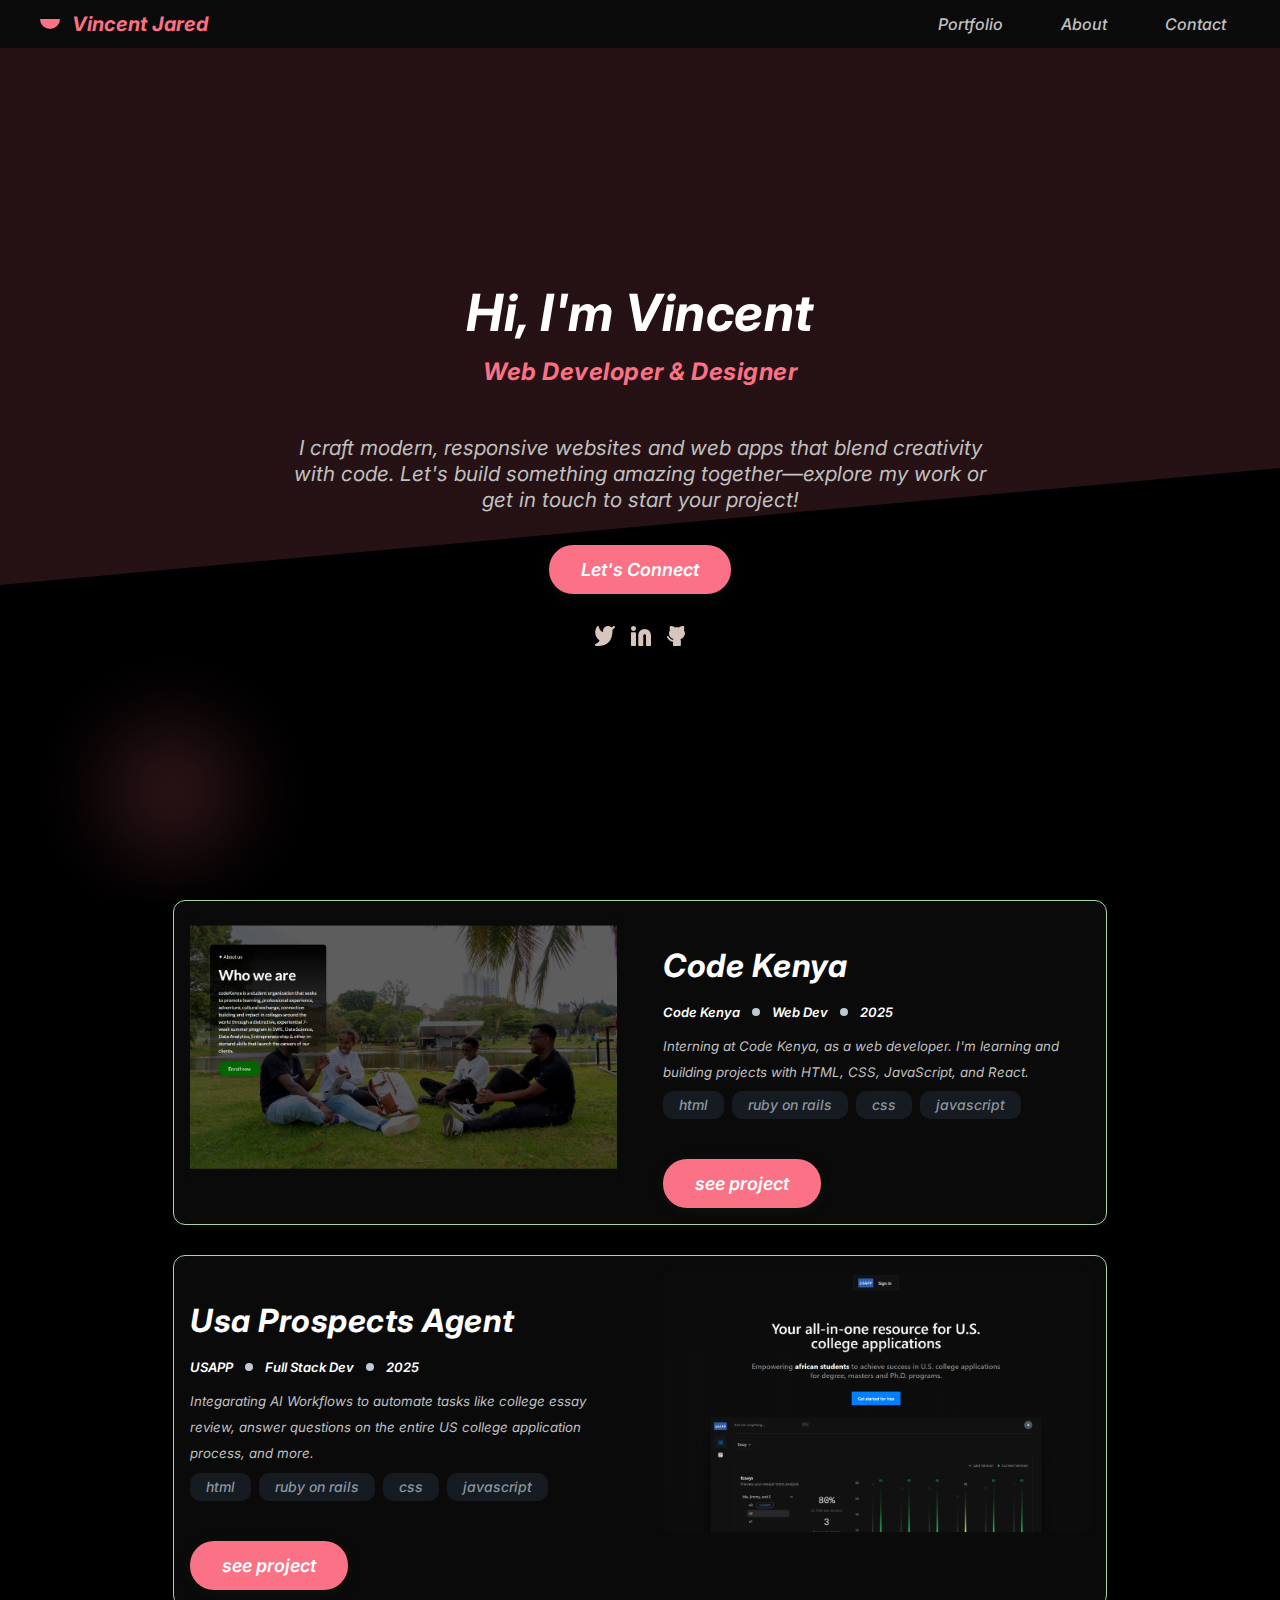
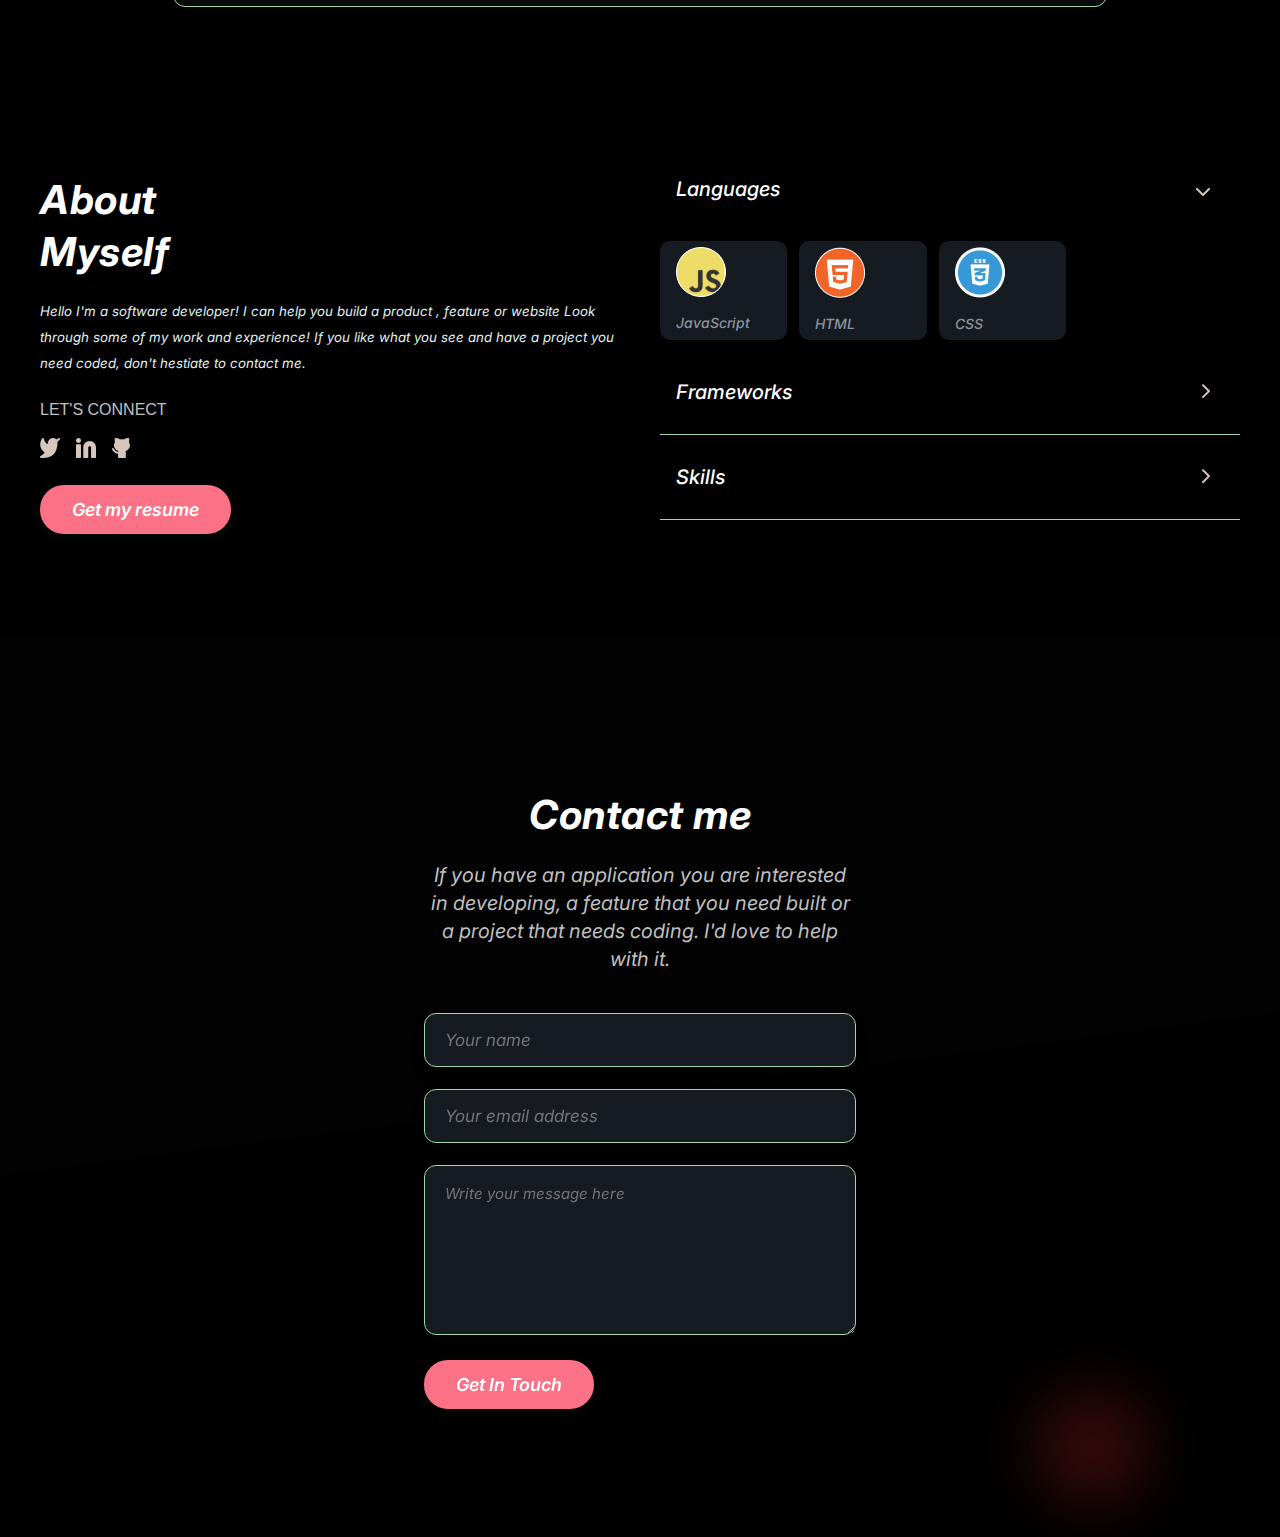
<file: index.nojs.html>
<!DOCTYPE html>
<html lang="en">
<head>
  <meta charset="UTF-8">
  <meta http-equiv="X-UA-Compatible" content="IE=edge">
  <meta name="viewport" content="width=device-width, initial-scale=1.0">
  <link rel="stylesheet" href="styles.css">
  <title>Vincent's Portfolio</title>
</head>
<body>
<section id="menu-wrapper" class="display-none">
  <div class="menu-layer container">
    <button>
      <svg id="menu-close" width="14" height="14" viewBox="0 0 14 14" fill="none" xmlns="http://www.w3.org/2000/svg">
        <path fill-rule="evenodd" clip-rule="evenodd"
          d="M0.292893 0.292893C0.683417 -0.0976311 1.31658 -0.0976311 1.70711 0.292893L7 5.58579L12.2929 0.292893C12.6834 -0.0976311 13.3166 -0.0976311 13.7071 0.292893C14.0976 0.683417 14.0976 1.31658 13.7071 1.70711L8.41421 7L13.7071 12.2929C14.0976 12.6834 14.0976 13.3166 13.7071 13.7071C13.3166 14.0976 12.6834 14.0976 12.2929 13.7071L7 8.41421L1.70711 13.7071C1.31658 14.0976 0.683417 14.0976 0.292893 13.7071C-0.0976311 13.3166 -0.0976311 12.6834 0.292893 12.2929L5.58579 7L0.292893 1.70711C-0.0976311 1.31658 -0.0976311 0.683417 0.292893 0.292893Z"
          fill="white" />
      </svg>
    </button>
    <ul>
      <li class="menu-link"><a href="#projects-section">Portfolio</a></li>
      <li class="menu-link"><a href="#about-section">About</a></li>
      <li class="menu-link"><a href="#contact-section">Contact</a></li>
    </ul>
  </div>
</section>
<main>
  <header class="header-container position-fixed">
    <div class="logo">
      <span></span>
      <a href="">Vincent Jared</a>
    </div>
    
    <nav class="nav-wrapper">
      <ul>
        <li class="nav-link"><a href="#projects-section">Portfolio</a></li>
        <li class="nav-link"><a href="#about-section">About</a></li>
        <li class="nav-link"><a href="#contact-section">Contact</a></li>
        <li class="menu">
          <svg id="hamburger-menu" width="18" height="12" viewBox="0 0 18 12" fill="none" xmlns="http://www.w3.org/2000/svg">
            <path fill-rule="evenodd" clip-rule="evenodd"
              d="M0 1C0 0.447715 0.447715 0 1 0H17C17.5523 0 18 0.447715 18 1C18 1.55228 17.5523 2 17 2H1C0.447715 2 0 1.55228 0 1ZM0 6C0 5.44772 0.447715 5 1 5L17 5C17.5523 5 18 5.44772 18 6C18 6.55229 17.5523 7 17 7L1 7C0.447715 7 0 6.55228 0 6ZM1 10C0.447715 10 0 10.4477 0 11C0 11.5523 0.447715 12 1 12H17C17.5523 12 18 11.5523 18 11C18 10.4477 17.5523 10 17 10H1Z"
              fill="#d7c6bc" />
          </svg>
        </li>
      </ul>
    </nav>
  </header> 
<section id="hero-section" class="hero-wrapper">
  <div class="hero-wrapper-bg"></div>
  <div class="hero-container">
    <h1 class="intro-text">Hi, I'm Vincent<br><span class="highlight">Web Developer & Designer</span></h1>
    <p class="hero-desc">I craft modern, responsive websites and web apps that blend creativity with code. Let's build something amazing together—explore my work or get in touch to start your project!</p>
    <button type="button" class="hero-cta">Let's Connect</button>
    <ul class="social">
      <li>
        <a href="">
          <svg width="20" height="20" viewBox="0 0 20 20" fill="none" xmlns="http://www.w3.org/2000/svg">
            <path
              d="M19.7587 0.394423C19.4253 -0.00424693 18.8587 -0.103914 18.4253 0.195088L16.492 1.52399C15.592 0.560536 14.3253 0.0289756 12.9587 0.0289756C10.2587 0.0289756 8.02532 2.22166 8.02532 4.94591C8.02532 5.34458 8.05865 5.71002 8.15865 6.07547C5.82532 5.57713 4.42532 3.88279 3.89198 0.826316C3.82532 0.427646 3.52532 0.128643 3.12532 0.0289756C2.75865 -0.070692 2.35865 0.0954206 2.12532 0.394423C2.05865 0.460868 -3.44135 8.10205 4.52532 14.5804C3.75865 16.2083 1.45865 17.6037 0.558651 18.0688C0.125318 18.2681 -0.0746825 18.7332 0.0253175 19.1984C0.125318 19.6635 0.525318 19.9625 0.991984 19.9625H2.72532C12.8587 19.9625 17.4587 14.9459 17.5587 3.71667L19.6587 1.72332C20.0587 1.3911 20.092 0.793093 19.7587 0.394423Z"
              fill="#d7c6bc" />
          </svg>
        </a>
      </li>
      <li>
        <a href="">
          <svg width="20" height="20" viewBox="0 0 20 20" fill="none" xmlns="http://www.w3.org/2000/svg">
            <path
              d="M13.6448 3.03455C10.1561 3.03455 7.28906 5.86213 7.28906 9.37937V19.3104C7.28906 19.6897 7.59994 20.0001 7.97991 20.0001H11.5723C11.9523 20.0001 12.2632 19.6897 12.2632 19.3104V9.65524C12.2632 8.89661 12.8849 8.27592 13.6448 8.27592C14.4048 8.27592 15.0265 8.89661 15.0265 9.65524V19.3104C15.0265 19.6897 15.3374 20.0001 15.7174 20.0001H19.3098C19.6898 20.0001 20.0006 19.6897 20.0006 19.3104V9.37937C20.0006 5.89662 17.1682 3.03455 13.6448 3.03455Z"
              fill="#d7c6bc" />
            <path
              d="M2.48705 0C1.10535 0 0 1.10345 0 2.48276C0 3.86207 1.10535 4.96552 2.48705 4.96552C3.86874 4.96552 4.97409 3.86207 4.97409 2.48276C4.97409 1.10345 3.86874 0 2.48705 0Z"
              fill="#d7c6bc" />
            <path
              d="M4.28325 6.27588H0.690846C0.310881 6.27588 0 6.58622 0 6.96553V19.3104C0 19.6897 0.310881 20 0.690846 20H4.28325C4.66321 20 4.97409 19.6897 4.97409 19.3104V6.96553C4.97409 6.58622 4.66321 6.27588 4.28325 6.27588Z"
              fill="#d7c6bc" />
          </svg>
        </a>
      </li>
      <li>
         <a href="">
          <svg width="18" height="20" viewBox="0 0 18 20" fill="none" xmlns="http://www.w3.org/2000/svg">
            <path
              d="M17.9852 7.46114C17.9852 6.32124 17.6192 5.25043 16.9205 4.31779C17.1867 3.41969 17.2532 2.27979 17.1867 0.967185C17.1534 0.414508 16.7209 0 16.1885 0C15.8891 0 13.3604 0.0345423 11.8965 1.38169C10.6321 1.1399 9.30128 1.1399 8.00368 1.38169C6.573 0.0345423 4.04435 0 3.71163 0C3.17928 0 2.74675 0.414508 2.71348 0.967185C2.61366 2.27979 2.71348 3.41969 2.97965 4.31779C2.28095 5.28497 1.91496 6.35579 1.91496 7.46114C1.91496 9.8791 3.71163 12.0553 6.43991 13.0915C6.3401 13.2988 6.27355 13.5406 6.20701 13.7824C3.31237 13.4715 1.94823 10.7427 1.88169 10.639C1.64878 10.1209 1.04989 9.91364 0.550818 10.19C0.0517425 10.4318 -0.147888 11.0535 0.118286 11.5717C0.184829 11.7444 2.01477 15.4404 6.04065 15.8549V18.9637C6.04065 19.5509 6.47319 20 7.0388 20H12.8614C13.427 20 13.8595 19.5509 13.8595 18.9637V14.8532C13.8595 14.2314 13.7264 13.6442 13.4935 13.1261C16.1885 12.0553 17.9852 9.91364 17.9852 7.46114Z"
              fill="#d7c6bc" />
          </svg>
        </a>
      </li>
    </ul>
  </div>
</section>
<section id="projects-section" class="projects-wrapper section-margin-t">
  <div class="project-container container">
    <div class="project-snapshot">
      <a href="https://www.codekenya.org/about-us" target="_blank">
        <img src="assets/img/projects/codekenya.png" alt="Code Kenya" />
      </a>
    </div>
    <div class="project-content">
      <h2>Code Kenya</h2>
      <ul class="project-details">
        <li class="client-name">Code Kenya</li>
        <li class="role">
          <svg width="8" height="8" viewBox="0 0 8 8" fill="none" xmlns="http://www.w3.org/2000/svg">
            <circle cx="4" cy="4" r="4" fill="#C1C7D0" />
          </svg>
          Web Dev
        </li>
        <li class="yearlb">
          <svg width="8" height="8" viewBox="0 0 8 8" fill="none" xmlns="http://www.w3.org/2000/svg">
            <circle cx="4" cy="4" r="4" fill="#C1C7D0" />
          </svg>
          2025
        </li>
      </ul>
      <p>Interning at Code Kenya, as a web developer. I'm learning and building projects with HTML, CSS, JavaScript, and React.</p>
      <ul class="technologies-used">
        <li>html</li>
        <li>Ruby on rails</li>
        <li>css</li>
        <li>javascript</li>
      </ul>
      <button type="button" class="btn">see project</button>
    </div>
  </div>
  <div class="project-container container">
    <div class="project-snapshot odd">
      <a href="https://www.usaprospectsagent.com/" target="_blank">
        <img src="assets/img/projects/usapp.png" alt="Usa Prospects Agent" />
      </a>
    </div>
    <div class="project-content">
      <h2>Usa Prospects Agent</h2>
      <ul class="project-details">
        <li class="client-name">USAPP</li>
        <li class="role">
          <svg width="8" height="8" viewBox="0 0 8 8" fill="none" xmlns="http://www.w3.org/2000/svg">
            <circle cx="4" cy="4" r="4" fill="#C1C7D0" />
          </svg>
          Full Stack Dev
        </li>
        <li class="yearlb">
          <svg width="8" height="8" viewBox="0 0 8 8" fill="none" xmlns="http://www.w3.org/2000/svg">
            <circle cx="4" cy="4" r="4" fill="#C1C7D0" />
          </svg>
          2025
        </li>
      </ul>
      <p>Integarating AI Workflows to automate tasks like college essay review, answer questions on the entire US college application process, and more.</p>
      <ul class="technologies-used">
        <li>html</li>
        <li>Ruby on rails</li>
        <li>css</li>
        <li>javascript</li>
      </ul>
      <button type="button" class="btn">see project</button>
    </div>
  </div>
</section>
 <section id="about-section" class="about-wrapper section-margin-t">
  <div class="about-container container">
    <div class="about-info">
      <h1 class="intro-text">About<br>
        Myself</h1>
      <p>Hello I'm a software developer! I can help you build a product , feature or website Look through some of my work and
        experience! If you like what you see and have a project you need coded, don't hestiate to contact me.</p>
      <button type="button" class="call-to-action">let's connect</button>
      <ul class="social">
        <li>
          <a href="">
            <svg width="20" height="20" viewBox="0 0 20 20" fill="none" xmlns="http://www.w3.org/2000/svg">
              <path
                d="M19.7587 0.394423C19.4253 -0.00424693 18.8587 -0.103914 18.4253 0.195088L16.492 1.52399C15.592 0.560536 14.3253 0.0289756 12.9587 0.0289756C10.2587 0.0289756 8.02532 2.22166 8.02532 4.94591C8.02532 5.34458 8.05865 5.71002 8.15865 6.07547C5.82532 5.57713 4.42532 3.88279 3.89198 0.826316C3.82532 0.427646 3.52532 0.128643 3.12532 0.0289756C2.75865 -0.070692 2.35865 0.0954206 2.12532 0.394423C2.05865 0.460868 -3.44135 8.10205 4.52532 14.5804C3.75865 16.2083 1.45865 17.6037 0.558651 18.0688C0.125318 18.2681 -0.0746825 18.7332 0.0253175 19.1984C0.125318 19.6635 0.525318 19.9625 0.991984 19.9625H2.72532C12.8587 19.9625 17.4587 14.9459 17.5587 3.71667L19.6587 1.72332C20.0587 1.3911 20.092 0.793093 19.7587 0.394423Z"
                fill="#d7c6bc" />
            </svg>
          </a>
        </li>
        <li>
          <a href="">
            <svg width="20" height="20" viewBox="0 0 20 20" fill="none" xmlns="http://www.w3.org/2000/svg">
              <path
                d="M13.6448 3.03455C10.1561 3.03455 7.28906 5.86213 7.28906 9.37937V19.3104C7.28906 19.6897 7.59994 20.0001 7.97991 20.0001H11.5723C11.9523 20.0001 12.2632 19.6897 12.2632 19.3104V9.65524C12.2632 8.89661 12.8849 8.27592 13.6448 8.27592C14.4048 8.27592 15.0265 8.89661 15.0265 9.65524V19.3104C15.0265 19.6897 15.3374 20.0001 15.7174 20.0001H19.3098C19.6898 20.0001 20.0006 19.6897 20.0006 19.3104V9.37937C20.0006 5.89662 17.1682 3.03455 13.6448 3.03455Z"
                fill="#d7c6bc" />
              <path
                d="M2.48705 0C1.10535 0 0 1.10345 0 2.48276C0 3.86207 1.10535 4.96552 2.48705 4.96552C3.86874 4.96552 4.97409 3.86207 4.97409 2.48276C4.97409 1.10345 3.86874 0 2.48705 0Z"
                fill="#d7c6bc" />
              <path
                d="M4.28325 6.27588H0.690846C0.310881 6.27588 0 6.58622 0 6.96553V19.3104C0 19.6897 0.310881 20 0.690846 20H4.28325C4.66321 20 4.97409 19.6897 4.97409 19.3104V6.96553C4.97409 6.58622 4.66321 6.27588 4.28325 6.27588Z"
                fill="#d7c6bc" />
            </svg>
          </a>
        </li>
        <li>
          <a href="">
            <svg width="18" height="20" viewBox="0 0 18 20" fill="none" xmlns="http://www.w3.org/2000/svg">
              <path
                d="M17.9852 7.46114C17.9852 6.32124 17.6192 5.25043 16.9205 4.31779C17.1867 3.41969 17.2532 2.27979 17.1867 0.967185C17.1534 0.414508 16.7209 0 16.1885 0C15.8891 0 13.3604 0.0345423 11.8965 1.38169C10.6321 1.1399 9.30128 1.1399 8.00368 1.38169C6.573 0.0345423 4.04435 0 3.71163 0C3.17928 0 2.74675 0.414508 2.71348 0.967185C2.61366 2.27979 2.71348 3.41969 2.97965 4.31779C2.28095 5.28497 1.91496 6.35579 1.91496 7.46114C1.91496 9.8791 3.71163 12.0553 6.43991 13.0915C6.3401 13.2988 6.27355 13.5406 6.20701 13.7824C3.31237 13.4715 1.94823 10.7427 1.88169 10.639C1.64878 10.1209 1.04989 9.91364 0.550818 10.19C0.0517425 10.4318 -0.147888 11.0535 0.118286 11.5717C0.184829 11.7444 2.01477 15.4404 6.04065 15.8549V18.9637C6.04065 19.5509 6.47319 20 7.0388 20H12.8614C13.427 20 13.8595 19.5509 13.8595 18.9637V14.8532C13.8595 14.2314 13.7264 13.6442 13.4935 13.1261C16.1885 12.0553 17.9852 9.91364 17.9852 7.46114Z"
                fill="#d7c6bc" />
            </svg>
          </a>
        </li>
      </ul>
      <button type="button" class="btn">
        Get my resume
      </button>
    </div>
    <div class="about-technologies">
      <ul class="tools-title">
        <li class="title">languages</li>
        <li>
          <svg width="14" height="8" viewBox="0 0 14 8" fill="none" xmlns="http://www.w3.org/2000/svg">
            <path fill-rule="evenodd" clip-rule="evenodd"
              d="M0.292893 0.292893C0.683417 -0.0976311 1.31658 -0.0976311 1.70711 0.292893L7 5.58579L12.2929 0.292893C12.6834 -0.0976311 13.3166 -0.0976311 13.7071 0.292893C14.0976 0.683417 14.0976 1.31658 13.7071 1.70711L7.70711 7.70711C7.31658 8.09763 6.68342 8.09763 6.29289 7.70711L0.292893 1.70711C-0.0976311 1.31658 -0.0976311 0.683417 0.292893 0.292893Z"
              fill="#d7c6bc" />
          </svg>
        </li>
      </ul>
      <ul class="lang-list">
        <li>
          <img src="assets/img/lang/js.png" alt="JavaScript">
          JavaScript
        </li>
        <li>
          <img src="assets/img/lang/html.png" alt="HTML">
          HTML
        </li>
        <li>
          <img src="assets/img/lang/css3.png" alt="CSS3">
          CSS
        </li>
      </ul>
      
      <ul class="tools-title b-bottom">
        <li class="title">Frameworks</li>
        <li>
          <svg width="8" height="15" viewBox="0 0 8 15" fill="none" xmlns="http://www.w3.org/2000/svg">
            <path fill-rule="evenodd" clip-rule="evenodd"
              d="M0.292893 0.439622C0.683417 0.0490974 1.31658 0.0490974 1.70711 0.439622L7.70711 6.43962C8.09763 6.83015 8.09763 7.46331 7.70711 7.85384L1.70711 13.8538C1.31658 14.2444 0.683417 14.2444 0.292893 13.8538C-0.0976311 13.4633 -0.0976311 12.8301 0.292893 12.4396L5.58579 7.14673L0.292893 1.85384C-0.0976311 1.46331 -0.0976311 0.830146 0.292893 0.439622Z"
              fill="#d7c6bc" />
          </svg>
        </li>
      </ul>
      
      <ul class="tools-title b-bottom">
        <li class="title">Skills</li>
        <li>
          <svg width="8" height="15" viewBox="0 0 8 15" fill="none" xmlns="http://www.w3.org/2000/svg">
            <path fill-rule="evenodd" clip-rule="evenodd"
              d="M0.292893 0.439622C0.683417 0.0490974 1.31658 0.0490974 1.70711 0.439622L7.70711 6.43962C8.09763 6.83015 8.09763 7.46331 7.70711 7.85384L1.70711 13.8538C1.31658 14.2444 0.683417 14.2444 0.292893 13.8538C-0.0976311 13.4633 -0.0976311 12.8301 0.292893 12.4396L5.58579 7.14673L0.292893 1.85384C-0.0976311 1.46331 -0.0976311 0.830146 0.292893 0.439622Z"
              fill="#d7c6bc" />
          </svg>
        </li>
      </ul>
    </div>
  </div>
</section>
<footer id="contact-section" class="contact-wrapper">
    <div class="contact-container">
      <h1 class="intro-text">Contact me</h1>
      <p>
        If you have an application you are interested in developing,
        a feature that you need built or a project that needs
        coding. I'd love to help with it.
      </p>
    <form id="form" action="https://formspree.io/f/xzzgqobe" method="post">
      <input name="name" id="text" type="text" placeholder="Your name" maxlength="30" required>
      <input name="email" id="email" type="email" placeholder="Your email address" required>
      <textarea name="message" id="message" placeholder="Write your message here" maxlength="500" required></textarea>
      <div class="button-wrapper">
        <button type="submit" value="Submit" class="btn">Get In Touch</button>
      </div>
    </form>
    </div>
  </footer>
</main>
</body>
</html>
</file>
<file: styles.css>
@import url('https://fonts.googleapis.com/css2?family=Inter:wght@300;400;500;600;700&display=swap');

html {
  scroll-behavior: smooth;
}

:root {
  --background: #000000;
  --foreground: #ffffff;
  --subtle-text: #c0c0c0;
  --primary: #fb7185;
  --primary-foreground: #ffffff;
  --secondary: #0a0a0a;
  --secondary-foreground: #c0c0c0;
  --accent: #fb7185;
  --accent-foreground: #000000;
  --button-border: #ffffff;
  --button-text: #ffffff;
  --section-bg: #0a0a0a;
  --muted: #161b22;
  --muted-foreground: #8b949e;
  --border: #a5d6a7;
  --input: #b0bec5;
  --ring: #388e3c;
  --about-light: #e0f2f1;
  --destructive: #c62828;
  --destructive-foreground: #ffffff;
}

body {
  position: relative;
  padding: 0;
  margin: 0;
  font-family: 'Inter', system-ui, Arial, Helvetica, sans-serif;
  box-sizing: border-box;
  background-color: var(--background);
  color: var(--secondary-foreground);
  font-size: 14px;
}

h1, h2, h3, h4, h5, h6 {
  color: var(--primary);
  letter-spacing: 0.5px;
  font-size: 1.3em;
  margin-bottom: 0.5em;
}

p {
  font-weight: 400;
  font-size: 0.95em;
  line-height: 26px;
  color: var(--background-foreground);
  margin-bottom: 0.5em;
}

a {
  text-decoration: none;
  cursor: pointer;
  color: var(--primary);
  transition: color 200ms;
}

a:hover, a:focus {
  color: var(--accent);
  text-decoration: underline;
  outline: none;
}

ul {
  list-style: none;
  padding: 0;
  margin: 0;
}


.position-fixed {
  position: fixed;
}

.header-container {
  top: 0;
  left: 0;
  right: 0;
  z-index: 99;
  height: 48px;
  padding: 0 12px;
  display: flex;
  justify-content: space-between;
  align-items: center;
  background-color: var(--secondary);
  border-bottom: none;
  width: 100%;
  box-sizing: border-box;
}

@media screen and (min-width: 576px) {
  .header-container {
    padding: 0 20px;
    height: 48px;
  }
}

@media screen and (min-width: 768px) {
  .header-container {
    padding: 0 30px;
  }
}

@media screen and (min-width: 1200px) {
  .header-container {
    padding: 0 40px;
  }
}

.logo {
  color: var(--primary);
  font-weight: 700;
  font-size: 18px;
  line-height: 20px;
  display: flex;
  align-items: center;
  gap: 8px;
  white-space: nowrap;
}

@media screen and (min-width: 576px) {
  .logo {
    font-size: 20px;
    gap: 12px;
  }
}

.logo span {
  display: block;
  background-color: var(--accent);
  height: 10px;
  width: 20px;
  border-radius: 0 0 18px 18px;
  transition: all 150ms ease-in-out;
  animation: spin 1s ease-in-out;
}

@keyframes spin {
  from {
    transform: rotate(0deg);
  }
  to {
    transform: rotate(360deg);
  }
}

.logo:hover span {
  background-color: var(--muted);
}

.nav-wrapper ul {
  display: flex;
  gap: 16px;
  font-weight: 500;
  font-size: 14px;
  line-height: 20px;
}

@media screen and (min-width: 576px) {
  .nav-wrapper ul {
    gap: 24px;
    font-size: 15px;
  }
}

@media screen and (min-width: 768px) {
  .nav-wrapper ul {
    gap: 30px;
    font-size: 16px;
  }
}

.nav-link {
  display: none;
}

.nav-link a {
  color: var(--secondary-foreground);
  padding: 5px 10px;
  border-radius: 8px;
  transition: all 150ms ease-in-out;
  white-space: nowrap;
}

@media screen and (min-width: 576px) {
  .nav-link a {
    padding: 6px 12px;
  }
}

@media screen and (min-width: 768px) {
  .nav-link a {
    padding: 7px 14px;
  }
}

.nav-link a:hover, .nav-link a:focus {
  background-color: var(--muted);
  color: var(--primary);
}

.menu {
  cursor: pointer;
}

@media screen and (min-width: 768px) {
  .menu {
    display: none;
  }
  .nav-link {
    display: block;
  }
}


.display-none {
  display: none;
}

#menu-wrapper {
  position: fixed;
  top: 0;
  left: 0;
  right: 0;
  height: 100vh;
  z-index: 100;
  background: rgba(0, 0, 0, 0.6);
  backdrop-filter: blur(5px);
}

.menu-layer {
  display: flex;
  flex-direction: column;
  position: relative;
}

.menu-layer a {
  color: var(--secondary-foreground);
}

.menu-layer button {
  position: absolute;
  top: 16px;
  right: 0;
  background: transparent;
  border: none;
  cursor: pointer;
}

.menu-layer ul {
  margin-top: 100px;
  font-weight: 600;
  font-size: 32px;
  line-height: 44px;
}

.container {
  margin: 0 10px;
  max-width: 1000px;
}

@media screen and (min-width: 576px) {
  .container {
    margin: 0 18px;
  }
}
@media screen and (min-width: 768px) {
  .container {
    margin: 0 32px;
  }
}
@media screen and (min-width: 1200px) {
  .container {
    margin: 0 48px;
  }
}

.section-margin-t {
  margin-top: 40px;
}

.hero-wrapper {
  position: relative;
  height: 100vh;
  display: flex;
  align-items: center;
  justify-content: center;
  overflow: hidden;
  background: var(--background);
}

.hero-wrapper::before {
  content: '';
  position: absolute;
  top: 0;
  left: 0;
  width: 100%;
  height: 65%;
  background: linear-gradient(120deg, var(--primary) 60%, var(--accent) 100%);
  clip-path: polygon(0 0, 100% 0, 100% 80%, 0 100%);
  opacity: 0.15;
  z-index: 0;
}

.hero-wrapper::after {
  content: '';
  position: absolute;
  bottom: 40px;
  left: 8vw;
  width: 140px;
  height: 140px;
  background: var(--primary);
  border-radius: 50%;
  filter: blur(40px);
  opacity: 0.18;
  z-index: 0;
}

.hero-container {
  position: relative;
  z-index: 1;
  display: flex;
  flex-direction: column;
  align-items: center;
  justify-content: center;
  text-align: center;
  max-width: 600px;
  margin: 0 auto;
  padding: 0 24px;
}

.hero-container .intro-text {
  font-size: 2.5rem;
  font-weight: 700;
  color: var(--primary-foreground);
  margin-bottom: 1rem;
}

.hero-container .highlight {
  color: var(--accent);
  font-size: 1.5rem;
  display: block;
  margin-top: 0.5rem;
}

.hero-desc {
  color: var(--secondary-foreground);
  font-size: 1.2rem;
  margin-bottom: 2rem;
}

.hero-cta {
  background: var(--accent);
  color: #fff;
  border: none;
  border-radius: 8px;
  padding: 14px 36px;
  font-size: 1.1rem;
  font-weight: 600;
  cursor: pointer;
  box-shadow: 0 4px 16px rgba(0,0,0,0.08);
  transition: background 0.2s, transform 0.2s;
  margin-bottom: 2rem;
}

.hero-cta:hover, .hero-cta:focus {
  background: var(--primary);
  color: var(--primary-foreground);
  transform: translateY(-2px) scale(1.04);
}

@media screen and (min-width: 768px) {
  .hero-container {
    max-width: 700px;
    padding: 0 40px;
  }
  .hero-container .intro-text {
    font-size: 3.2rem;
  }
  .hero-desc {
    font-size: 1.3rem;
  }
}

.social {
  display: flex;
  gap: 16px;
}

.btn, .hero-cta, .contact-container button {
  padding: 14px 32px;
  background: linear-gradient(90deg, var(--primary) 60%, var(--accent) 100%);
  border: none;
  border-radius: 24px;
  font-weight: 600;
  font-size: 18px;
  font-family: 'Inter', system-ui, Arial, Helvetica, sans-serif;
  color: var(--primary-foreground);
  box-shadow: 0 2px 12px rgba(56, 142, 60, 0.10);
  transition: background 0.2s, transform 0.2s, box-shadow 0.2s;
  cursor: pointer;
}

.btn:hover, .btn:focus, .hero-cta:hover, .hero-cta:focus, .contact-container button:hover {
  background: linear-gradient(90deg, var(--accent) 60%, var(--primary) 100%);
  color: var(--accent-foreground);
  box-shadow: 0 6px 24px rgba(56, 142, 60, 0.18);
  transform: translateY(-2px) scale(1.04);
  outline: none;
}

.projects-wrapper {
  display: flex;
  flex-direction: column;
  align-items: center;
  justify-content: center;
  row-gap: 30px;
  max-width: 1100px;
  margin: 0 auto;
}
@media screen and (min-width: 900px) {
  .projects-wrapper {
    display: flex;
    flex-direction: column;
    align-items: center;
    gap: 30px;
    max-width: 1100px;
    margin: 0 auto;
  }
}

.project-container {
  width: 100%;
  max-width: 900px;
}

.project-container {
  padding: 10px 8px 16px 8px;
  background-color: var(--secondary);
  border: 1px solid var(--border);
  border-radius: 12px;
  box-shadow: 0 2px 8px rgba(56, 142, 60, 0.06);
  display: flex;
  flex-direction: column;
  gap: 8px;
}
@media screen and (min-width: 900px) {
  .project-container {
    flex-direction: row;
    align-items: flex-start;
    gap: 18px;
    padding: 10px;
  }
}

.project-snapshot {
  width: 100%;
  height: auto;
  min-height: 180px;
  max-height: 260px;
  object-fit: contain;
  border-radius: 8px;
  box-shadow: 0 1px 4px rgba(56, 142, 60, 0.06);
}

.project-snapshot:hover {
  filter: drop-shadow(0 25px 25px rgb(0 0 0 / 0.15));
}

@media screen and (min-width: 768px) {
  .project-container {
    display: flex;
    gap: 46px;
    padding: 16px;
  }

  .project-snapshot {
    height: 60vh;
    flex: 1 1 100%;
  }

  .project-content {
    flex: 1 1 100%;
  }

  .project-container .odd {
    order: 999;
  }
}

.project-snapshot img {
  width: 100%;
  height: 100%;
  object-fit: contain;
  border-radius: 8px;
}

.project-container h2 {
  color: var(--primary-foreground);
  font-weight: 700;
  font-size: 32px;
  line-height: 44px;
  text-transform: capitalize;
}

.project-details {
  display: flex;
  gap: 12px;
  font-weight: 600;
  font-size: 13px;
  line-height: 16px;
}

.project-details .client-name,
.project-details .role,
.yearlb {
  text-transform: capitalize;
  display: flex;
  align-items: center;
  gap: 12px;
  color: var(--primary-foreground);
}

.project-container .btn {
  margin-top: 40px;
}

.technologies-used {
  display: flex;
  gap: 8px;
}

.technologies-used li {
  font-weight: 500;
  font-size: 12px;
  line-height: 16px;
  text-transform: lowercase;
  color: var(--primary);
  padding: 4px 12px;
  background-color: var(--muted);
  border-radius: 8px;
}

.lang-list li {
  display: flex;
  align-items: center;
  padding: 9px;
  gap: 16px;
  background-color: var(--muted);
  border-radius: 8px;
  margin: 10px 0;
  font-weight: 500;
  font-size: 15px;
  line-height: 20px;
  color: var(--muted-foreground);
}

.technologies-used li, .lang-list li {
  background-color: var(--muted);
  color: var(--muted-foreground);
  border-radius: 10px;
  padding: 6px 16px;
  font-size: 14px;
}

@media screen and (min-width: 768px) {
  .lang-list {
    display: flex;
    gap: 12px;
    max-width: 70%;
  }

  .lang-list li {
    flex: 1 1 0;
    flex-direction: column;
    align-items: start;
    justify-content: start;
  }
}

.intro-text {
  font-weight: 700;
  font-size: 40px;
  line-height: 52px;
  color: var(--primary-foreground);
}

.call-to-action {
  text-transform: uppercase;
  border: none;
  background-color: transparent;
  padding: 16px 0;
  text-align: center;
  color: var(--secondary-foreground);
  font-weight: 500;
  font-size: 16px;
  font-family: Poppins, Arial, Helvetica, sans-serif;
  line-height: 24px;
}

.about-wrapper {
  padding-top: 100px;
  padding-bottom: 200px;
  position: relative;
  background: none;
}

.about-wrapper::before,
.about-wrapper::after {
  content: '';
  position: absolute;
  border-radius: 50%;
  filter: blur(60px);
  opacity: 0.4;
  z-index: 0;
}

.about-container {
  position: relative;
  z-index: 1;
  max-width: 1200px;
  margin: 0 auto;
}

.about-container .btn {
  margin-top: 24px;
}

@media screen and (min-width: 768px) {
  .about-container {
    display: grid;
    grid-template-columns: repeat(2, minmax(0, 1fr));
    column-gap: 40px;
    max-width: 1200px;
    margin: 0 auto;
  }
}

.tools-title {
  display: flex;
  justify-content: space-between;
  padding-top: 30px;
  padding-bottom: 30px;
  padding-right: 30px;
  font-weight: 500;
  font-size: 20px;
  line-height: 24px;
  color: var(--primary-foreground);
  text-transform: capitalize;
}

@media screen and (min-width: 768px) {
  .tools-title .title {
    padding-left: 16px;
  }
}

.b-bottom {
  border-bottom: var(--border) 1px solid;
}

.contact-wrapper {
  margin-top: -100px;
  padding-bottom: 50px;
  position: relative;
  background: none;
}

.contact-wrapper::before {
  content: '';
  position: absolute;
  top: 0;
  left: 0;
  width: 100%;
  height: 60%;
  background: var(--secondary);
  clip-path: polygon(0 0, 100% 0, 100% 70%, 0 100%);
  opacity: 0.18;
  z-index: 0;
}

.contact-wrapper::after {
  content: '';
  position: absolute;
  bottom: 30px;
  right: 10vw;
  width: 120px;
  height: 120px;
  background: var(--destructive);
  border-radius: 50%;
  filter: blur(30px);
  opacity: 0.25;
  z-index: 0;
}

.contact-container {
  position: relative;
  z-index: 1;
  padding: 103px 24px 0 24px;
  background-size: 65% 99%;
  background-repeat: no-repeat;
  background-position-x: right;
  background-position-y: 15px;
}

@media screen and (min-width: 576px) {
  .contact-container {
    margin: 0 60px;
  }
}

@media screen and (min-width: 768px) {
  .contact-wrapper {
    padding-bottom: 0;
  }

  .contact-container {
    padding: 10% 20% 10% 20%;
    background-size: 100% 100%;
    background-position-x: 0;
    background-position-y: 15px;
    margin: 0 40px;
  }
}

@media screen and (min-width: 1200px) {
  .contact-container {
    padding: 10% 30% 10% 30%;
  }
}

form {
  display: flex;
  flex-direction: column;
  align-items: start;
  filter: drop-shadow(0 10px 8px rgb(0 0 0 / 0.04)) drop-shadow(0 4px 3px rgb(0 0 0 / 0.1));
}

@media screen and (min-width: 768px) {
  form {
    align-items: center;
  }
}

.contact-container form {
  display: flex;
  flex-direction: column;
  align-items: start;
}

.contact-container .intro-text {
  text-align: center;
  color: var(--primary-foreground);
}

.contact-container p {
  text-align: center;
  color: var(--secondary-foreground);
  font-size: 20px;
  line-height: 28px;
  padding-bottom: 30px;
}

input, textarea {
  width: 100%;
  background-color: var(--muted);
  margin-bottom: 22px;
  border-radius: 12px;
  border-color: transparent;
  outline: none;
  color: var(--muted-foreground);
  font-family: 'Inter', system-ui, Arial, Helvetica, sans-serif;
  font-weight: 400;
  padding: 16px 20px;
  -webkit-box-sizing: border-box;
  -moz-box-sizing: border-box;
  box-sizing: border-box;
  border: 1.5px solid var(--border);
  font-size: 16px;
  transition: border-color 0.2s;
}
input:focus, textarea:focus {
  border-color: var(--primary);
  outline: none;
}

.contact-container input {
  font-size: 17px;
  line-height: 20px;
}

.contact-container textarea {
  height: 170px;
  font-size: 15px;
  line-height: 24px;
}

.contact-container button {
  margin-top: 3px;
  filter: drop-shadow(0 10px 8px rgb(0 0 0 / 0.04)) drop-shadow(0 4px 3px rgb(0 0 0 / 0.1));
  transition: all 300ms ease-in-out;
}

.contact-container button:hover {
  transform: translateY(-3px);
}

.button-wrapper {
  display: flex;
  flex-direction: column;
}

@media screen and (min-width: 768px) {
  .button-wrapper {
    flex-direction: row;
    align-items: center;
  }
}

.button-wrapper .error {
  color: var(--destructive);
  background-color: rgb(255, 255, 255, 0.3);
  font-size: 11px;
  padding: 2px 10px;
  margin-top: 18px;
  border-radius: 5px;
}

@media screen and (min-width: 768px) {
  .button-wrapper .error {
    margin-top: 16px;
    margin-left: 16px;
    font-size: 12px;
  }
}

body, h1, h2, h3, h4, h5, h6, p, a, .btn, .hero-cta, .contact-container button, input, textarea, .project-details, .technologies-used li, .lang-list li {
  font-style: italic !important;
}

.about-container, .about-wrapper, .about-container p, .about-container h2, .about-container h3, .about-container h4, .about-container h5, .about-container h6 {
  color: var(--about-light) !important;
}
.no-scroll {
  overflow-y: hidden;
  height: 100%;
  margin: 0;
}

.display-none {
  display: none;
}

.position-fixed {
  position: fixed;
}
.popup-wrapper {
  position: fixed;
  top: 0;
  left: 0;
  width: 100%;
  height: 100%;
  background-color: rgba(0, 0, 0, 0.8);
  display: flex;
  justify-content: center;
  align-items: center;
  z-index: 1000;
  overflow-y: scroll; 
}

.popup-container {
  background-color: #fff;
  padding: 20px;
  border-radius: 8px;
  max-width: 90%;
  max-height: 90%;
  overflow-y: auto;
  position: relative;
}
.popup-close {
  position: absolute;
  top: 10px;
  right: 10px;
  cursor: pointer;
  background: none;
  border: none;
  padding: 5px;
}

.popup-snapshot img {
  width: 100%;
  height: auto;
  max-height: 70vh;
  object-fit: contain;
  display: block;
  margin: 0 auto;
}



.display-none {
  display: none !important; 
}

.position-fixed {
  position: fixed !important; 
  width: 100%;
  top: 0;
  left: 0;
  z-index: 999;
}

.no-scroll {
  overflow: hidden !important; 
  height: 100vh;
}
.hidden-text {
  display: none;
}
</file>
